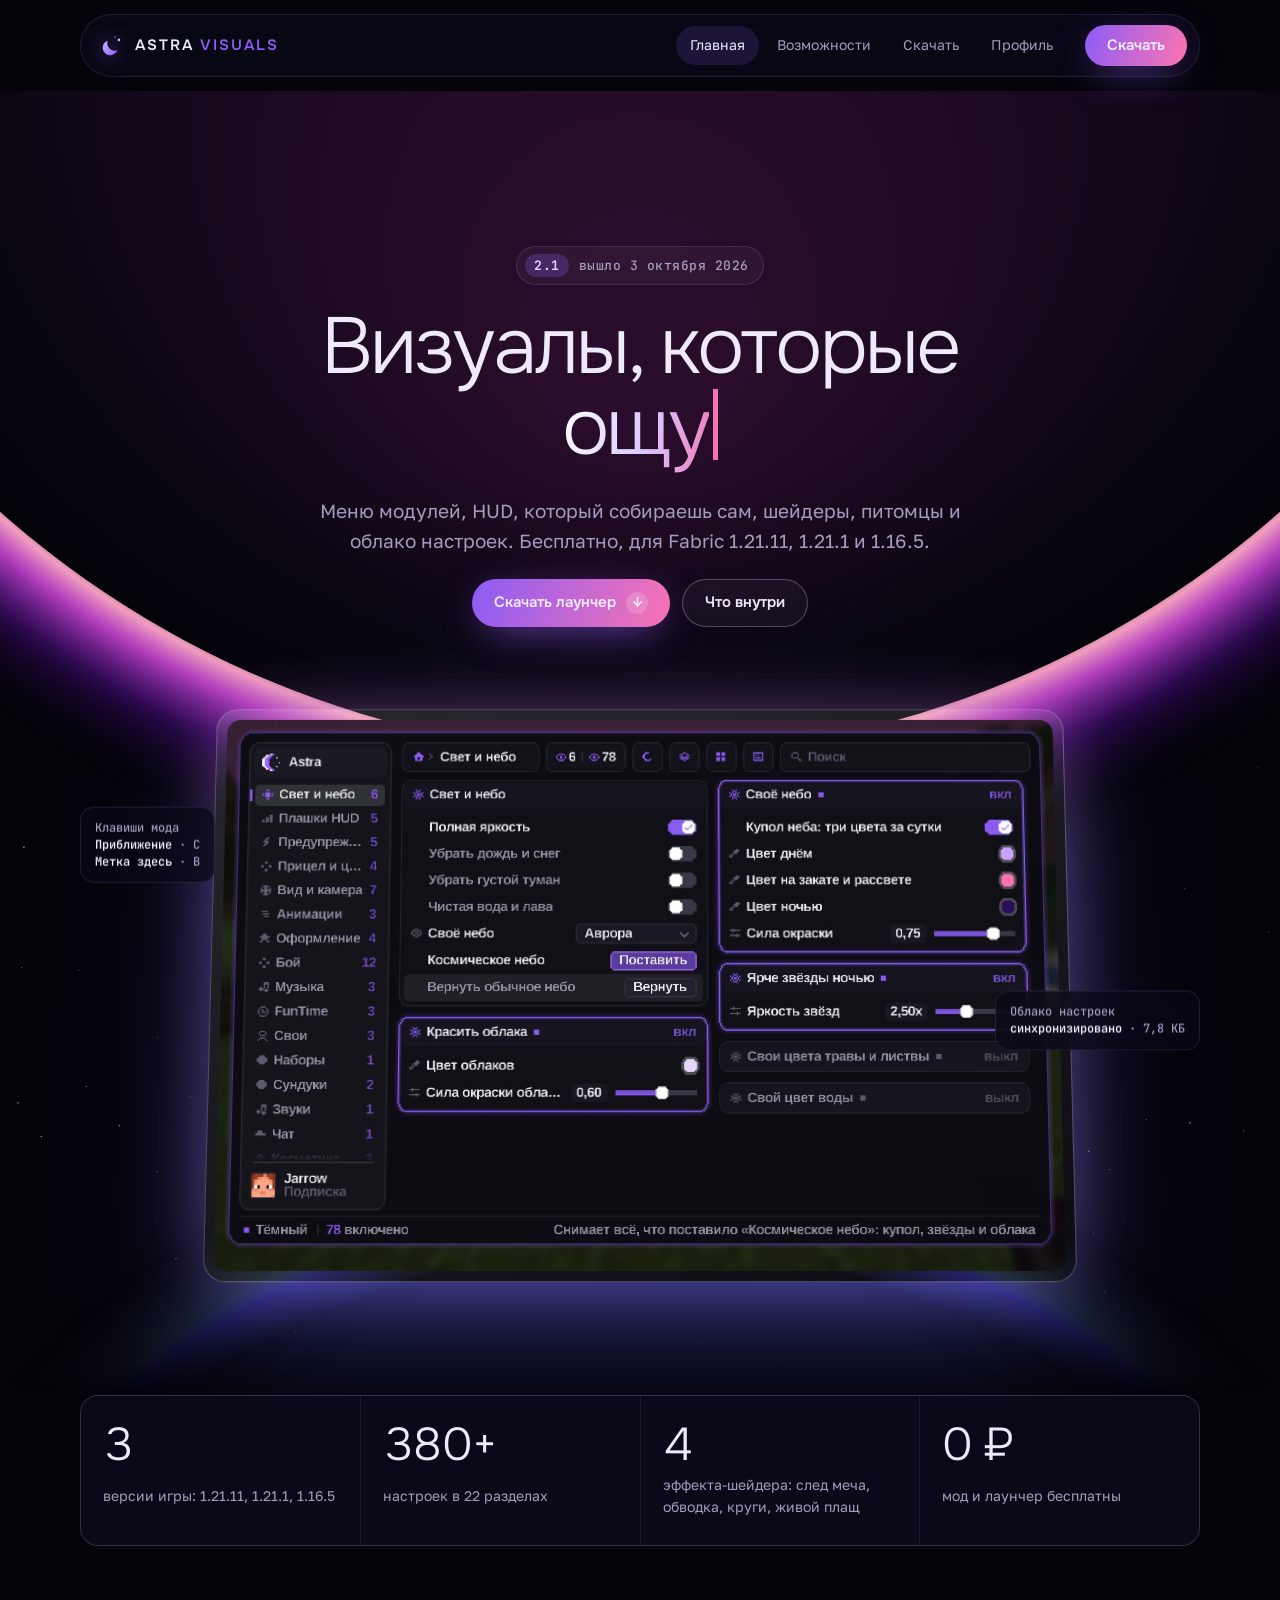
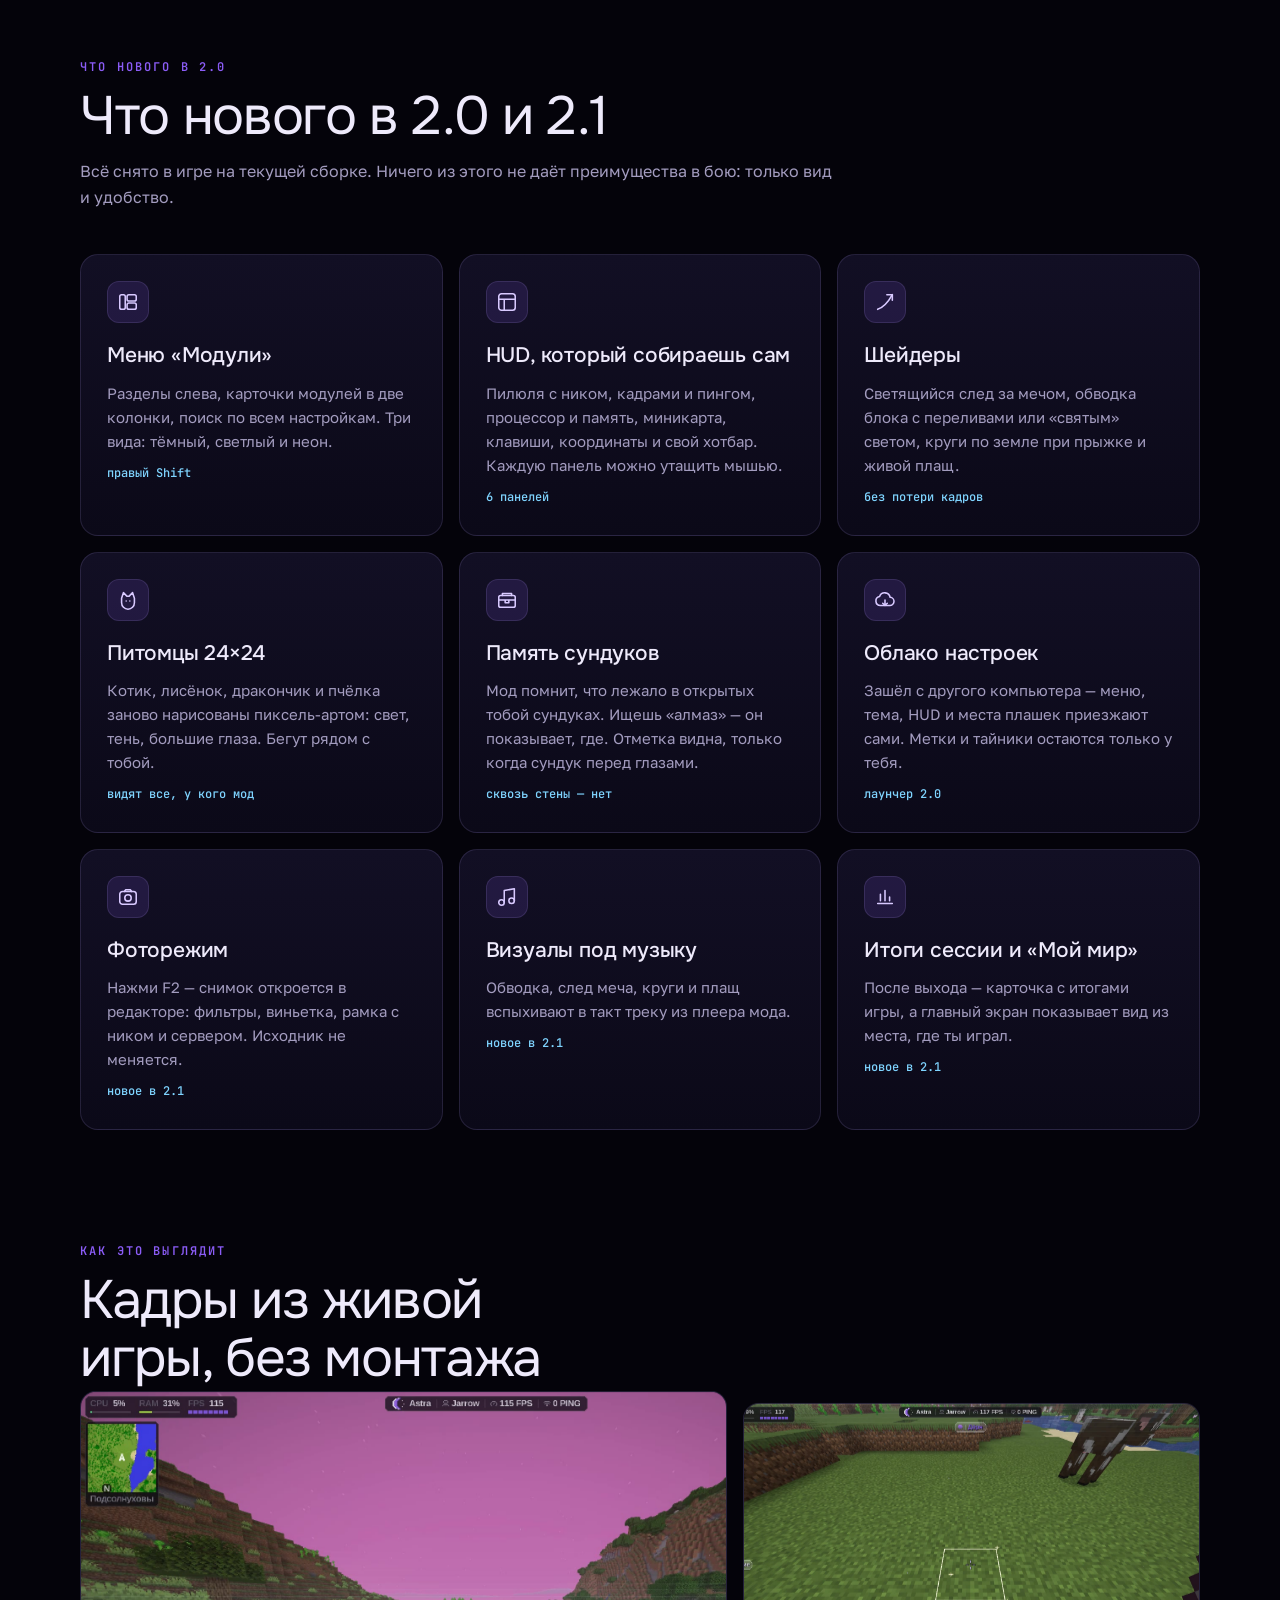
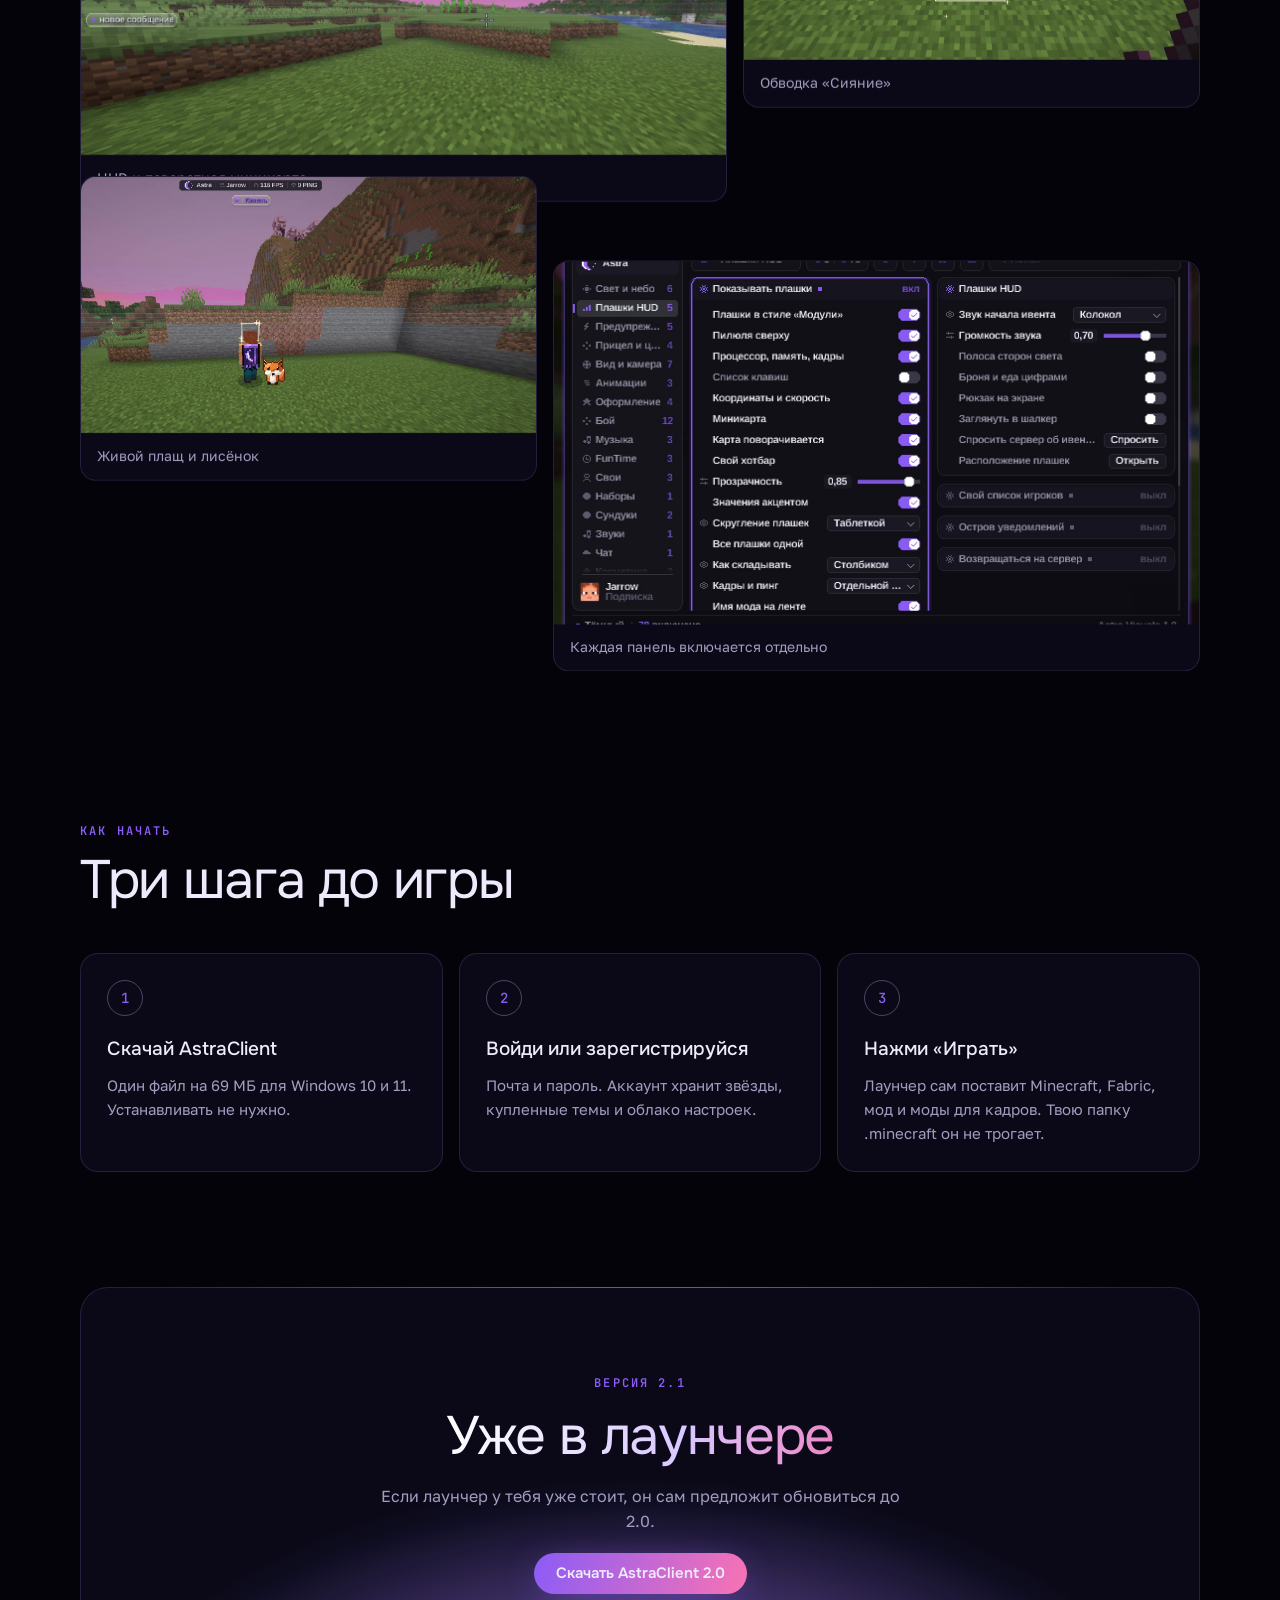
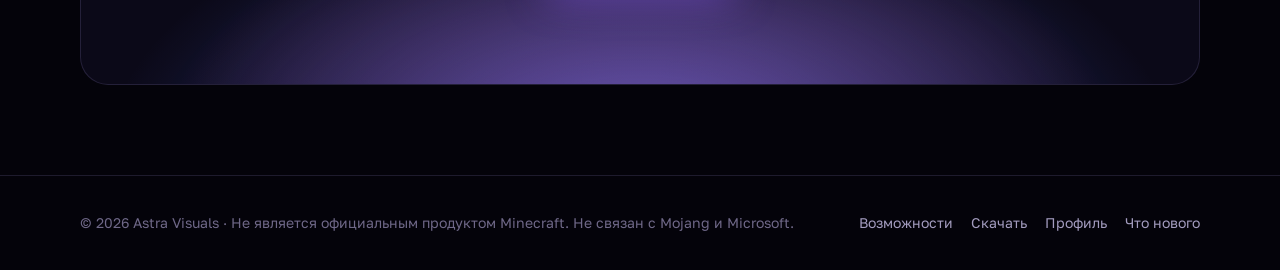
<file: index.html>
<!doctype html>
<html lang="ru">
<head>
<meta charset="utf-8">
<meta name="viewport" content="width=device-width, initial-scale=1, viewport-fit=cover">
<title>Astra Visuals — визуалы для Minecraft</title>
<meta name="description" content="Бесплатные визуалы для Minecraft: меню модулей, HUD, шейдеры, питомцы и облако настроек. Fabric 1.21.11, 1.21.1 и 1.16.5.">
<meta property="og:title" content="Astra Visuals — визуалы для Minecraft">
<meta property="og:description" content="Бесплатные визуалы для Minecraft: меню модулей, HUD, шейдеры, питомцы и облако настроек. Fabric 1.21.11, 1.21.1 и 1.16.5.">
<link rel="icon" href="v2/moon.svg" type="image/svg+xml">
<link rel="preconnect" href="https://fonts.googleapis.com">
<link rel="preconnect" href="https://fonts.gstatic.com" crossorigin>
<link rel="stylesheet" href="https://fonts.googleapis.com/css2?family=Golos+Text:wght@400;500;600&amp;family=JetBrains+Mono:wght@400;500;600&amp;family=Onest:wght@300;400;500;600&amp;display=swap">
<link rel="stylesheet" href="v2/site.css">
</head>
<body>
<header class="nav"><div class="wrap"><div class="nav-in">
<a class="brand" href="index.html"><svg viewBox="0 0 32 32" aria-hidden="true"><defs><linearGradient id="mg" x1="0" y1="0" x2="1" y2="1"><stop offset="0" stop-color="#c9b6ff"/><stop offset="1" stop-color="#8b5cf6"/></linearGradient></defs><path d="M22.5 21.2A9.2 9.2 0 0 1 10.8 9.5a9.2 9.2 0 1 0 11.7 11.7Z" fill="url(#mg)"/><circle cx="24.5" cy="8.5" r="1.6" fill="#c9b6ff"/><circle cx="20" cy="5" r="1" fill="#c9b6ff" opacity=".7"/></svg><span>ASTRA <b>VISUALS</b></span></a>
<nav class="nav-links" aria-label="Разделы"><a href="index.html" aria-current="page">Главная</a><a href="features.html">Возможности</a><a href="download.html">Скачать</a><a href="profile.html">Профиль</a></nav>
<a class="btn btn-main" href="download.html">Скачать</a>
</div></div></header>
<main>
<section class="hero">
<canvas class="eclipse" aria-hidden="true"></canvas>
<div class="wrap">
<div class="hero-text">
<span class="eyebrow reveal"><b>2.1</b> вышло 3 октября 2026</span>
<h1 data-type="Визуалы, которые|ощущаются как космос">Визуалы, которые<br>ощущаются как космос</h1>
<p class="lead reveal" data-delay="200">Меню модулей, HUD, который собираешь сам, шейдеры, питомцы и облако настроек. Бесплатно, для Fabric 1.21.11, 1.21.1 и 1.16.5.</p>
<div class="hero-cta reveal" data-delay="350">
<a class="btn btn-main" href="download.html">Скачать лаунчер <span class="dot" aria-hidden="true">↓</span></a>
<a class="btn" href="features.html">Что внутри</a>
</div>
</div>
<div class="stage">
<div class="float left" data-speed="0.9">
<div>Клавиши мода</div>
<div><b>Приближение</b> · C</div>
<div><b>Метка здесь</b> · B</div>
</div>
<div class="device" data-tilt>
<img src="v2/shots/menu.jpg" alt="Меню «Модули» в игре: разделы слева, карточки модулей с переключателями и ползунками" width="1300" height="860">
</div>
<div class="float right" data-speed="1.3">
<div>Облако настроек</div>
<div><b>синхронизировано</b> · 7,8 КБ</div>
</div>
</div>
</div>
</section>

<section class="wrap">
<div class="stats reveal">
<div><strong>3</strong><span>версии игры: 1.21.11, 1.21.1, 1.16.5</span></div>
<div><strong>380+</strong><span>настроек в 22 разделах</span></div>
<div><strong>4</strong><span>эффекта-шейдера: след меча, обводка, круги, живой плащ</span></div>
<div><strong>0 ₽</strong><span>мод и лаунчер бесплатны</span></div>
</div>
</section>

<section class="band"><div class="wrap">
<div class="head reveal">
<span class="kicker">Что нового в 2.0</span>
<h2 class="h2">Что нового в 2.0 и 2.1</h2>
<p>Всё снято в игре на текущей сборке. Ничего из этого не даёт преимущества в бою: только вид и удобство.</p>
</div>
<div class="cards">
<article class="card reveal"><div class="ico"><svg viewBox="0 0 24 24"><rect x="3" y="4" width="6" height="16" rx="2"/><rect x="11" y="4" width="10" height="7" rx="2"/><rect x="11" y="13" width="10" height="7" rx="2"/></svg></div>
<h3>Меню «Модули»</h3><p>Разделы слева, карточки модулей в две колонки, поиск по всем настройкам. Три вида: тёмный, светлый и неон.</p><span class="tag">правый Shift</span></article>
<article class="card reveal" data-delay="80"><div class="ico"><svg viewBox="0 0 24 24"><rect x="3" y="3" width="18" height="18" rx="3"/><path d="M3 9h18M9 21V9"/></svg></div>
<h3>HUD, который собираешь сам</h3><p>Пилюля с ником, кадрами и пингом, процессор и память, миникарта, клавиши, координаты и свой хотбар. Каждую панель можно утащить мышью.</p><span class="tag">6 панелей</span></article>
<article class="card reveal" data-delay="160"><div class="ico"><svg viewBox="0 0 24 24"><path d="M4 20c6-2 11-7 16-16"/><path d="M14 4h6v6"/></svg></div>
<h3>Шейдеры</h3><p>Светящийся след за мечом, обводка блока с переливами или «святым» светом, круги по земле при прыжке и живой плащ.</p><span class="tag">без потери кадров</span></article>
<article class="card reveal"><div class="ico"><svg viewBox="0 0 24 24"><path d="M5 10l2-6 4 4h2l4-4 2 6v5a7 7 0 0 1-14 0z"/><path d="M10 13h.01M14 13h.01"/></svg></div>
<h3>Питомцы 24×24</h3><p>Котик, лисёнок, дракончик и пчёлка заново нарисованы пиксель-артом: свет, тень, большие глаза. Бегут рядом с тобой.</p><span class="tag">видят все, у кого мод</span></article>
<article class="card reveal" data-delay="80"><div class="ico"><svg viewBox="0 0 24 24"><rect x="3" y="7" width="18" height="13" rx="2"/><path d="M3 12h18M10 12v3h4v-3M7 7V5h10v2"/></svg></div>
<h3>Память сундуков</h3><p>Мод помнит, что лежало в открытых тобой сундуках. Ищешь «алмаз» — он показывает, где. Отметка видна, только когда сундук перед глазами.</p><span class="tag">сквозь стены — нет</span></article>
<article class="card reveal" data-delay="160"><div class="ico"><svg viewBox="0 0 24 24"><path d="M7 18a5 5 0 0 1-.9-9.9A6 6 0 0 1 17.6 9 4.5 4.5 0 0 1 17 18z"/><path d="M12 12v6M9.5 15.5L12 18l2.5-2.5"/></svg></div>
<h3>Облако настроек</h3><p>Зашёл с другого компьютера — меню, тема, HUD и места плашек приезжают сами. Метки и тайники остаются только у тебя.</p><span class="tag">лаунчер 2.0</span></article>
<article class="card reveal"><div class="ico"><svg viewBox="0 0 24 24"><rect x="3" y="6" width="18" height="14" rx="3"/><circle cx="12" cy="13" r="3.5"/><path d="M8 6l1.5-2h5L16 6"/></svg></div>
<h3>Фоторежим</h3><p>Нажми F2 — снимок откроется в редакторе: фильтры, виньетка, рамка с ником и сервером. Исходник не меняется.</p><span class="tag">новое в 2.1</span></article>
<article class="card reveal" data-delay="80"><div class="ico"><svg viewBox="0 0 24 24"><path d="M9 18V5l11-2v13"/><circle cx="6" cy="18" r="3"/><circle cx="17" cy="16" r="3"/></svg></div>
<h3>Визуалы под музыку</h3><p>Обводка, след меча, круги и плащ вспыхивают в такт треку из плеера мода.</p><span class="tag">новое в 2.1</span></article>
<article class="card reveal" data-delay="160"><div class="ico"><svg viewBox="0 0 24 24"><path d="M4 19h16M7 16V9M12 16V5M17 16v-4"/></svg></div>
<h3>Итоги сессии и «Мой мир»</h3><p>После выхода — карточка с итогами игры, а главный экран показывает вид из места, где ты играл.</p><span class="tag">новое в 2.1</span></article>
</div>
</div></section>

<section class="band" style="padding-top:0"><div class="wrap">
<div class="head reveal">
<span class="kicker">Как это выглядит</span>
<h2 class="h2">Кадры из живой игры, без монтажа</h2>
</div>
<div class="gallery">
<figure class="shot g1 reveal" data-speed="0.25"><img src="v2/shots/hud.jpg" alt="HUD «Модули»: пилюля сверху, процессор и память, миникарта" loading="lazy"><figcaption>HUD и поворотная миникарта</figcaption></figure>
<figure class="shot g2 reveal" data-speed="0.55"><img src="v2/shots/outline.jpg" alt="Золотая обводка блока с искрами в углах" loading="lazy"><figcaption>Обводка «Сияние»</figcaption></figure>
<figure class="shot g3 reveal" data-speed="0.45"><img src="v2/shots/pet.jpg" alt="Игрок в плаще со знаком-луной и лисёнок рядом" loading="lazy"><figcaption>Живой плащ и лисёнок</figcaption></figure>
<figure class="shot g4 reveal" data-speed="0.2"><img src="v2/shots/menu2.jpg" alt="Раздел «Плашки HUD» в меню «Модули»" loading="lazy"><figcaption>Каждая панель включается отдельно</figcaption></figure>
</div>
</div></section>

<section class="band" style="padding-top:0"><div class="wrap">
<div class="head reveal">
<span class="kicker">Как начать</span>
<h2 class="h2">Три шага до игры</h2>
</div>
<div class="steps">
<div class="step reveal"><h3>Скачай AstraClient</h3><p>Один файл на 69 МБ для Windows 10 и 11. Устанавливать не нужно.</p></div>
<div class="step reveal" data-delay="100"><h3>Войди или зарегистрируйся</h3><p>Почта и пароль. Аккаунт хранит звёзды, купленные темы и облако настроек.</p></div>
<div class="step reveal" data-delay="200"><h3>Нажми «Играть»</h3><p>Лаунчер сам поставит Minecraft, Fabric, мод и моды для кадров. Твою папку .minecraft он не трогает.</p></div>
</div>
</div></section>

<section class="wrap" style="padding-bottom:90px">
<div class="cta reveal">
<span class="kicker">Версия 2.1</span>
<h2 class="h2"><span class="shine">Уже в лаунчере</span></h2>
<p>Если лаунчер у тебя уже стоит, он сам предложит обновиться до 2.0.</p>
<a class="btn btn-main" href="download.html">Скачать AstraClient 2.0</a>
</div>
</section>
</main>
<footer><div class="wrap foot">
<div>© 2026 Astra Visuals · Не является официальным продуктом Minecraft. Не связан с Mojang и Microsoft.</div>
<nav aria-label="Внизу"><a href="features.html">Возможности</a><a href="download.html">Скачать</a><a href="profile.html">Профиль</a><a href="changes/">Что нового</a></nav>
</div></footer>
<script src="v2/site.js"></script>
</body>
</html>
</file>
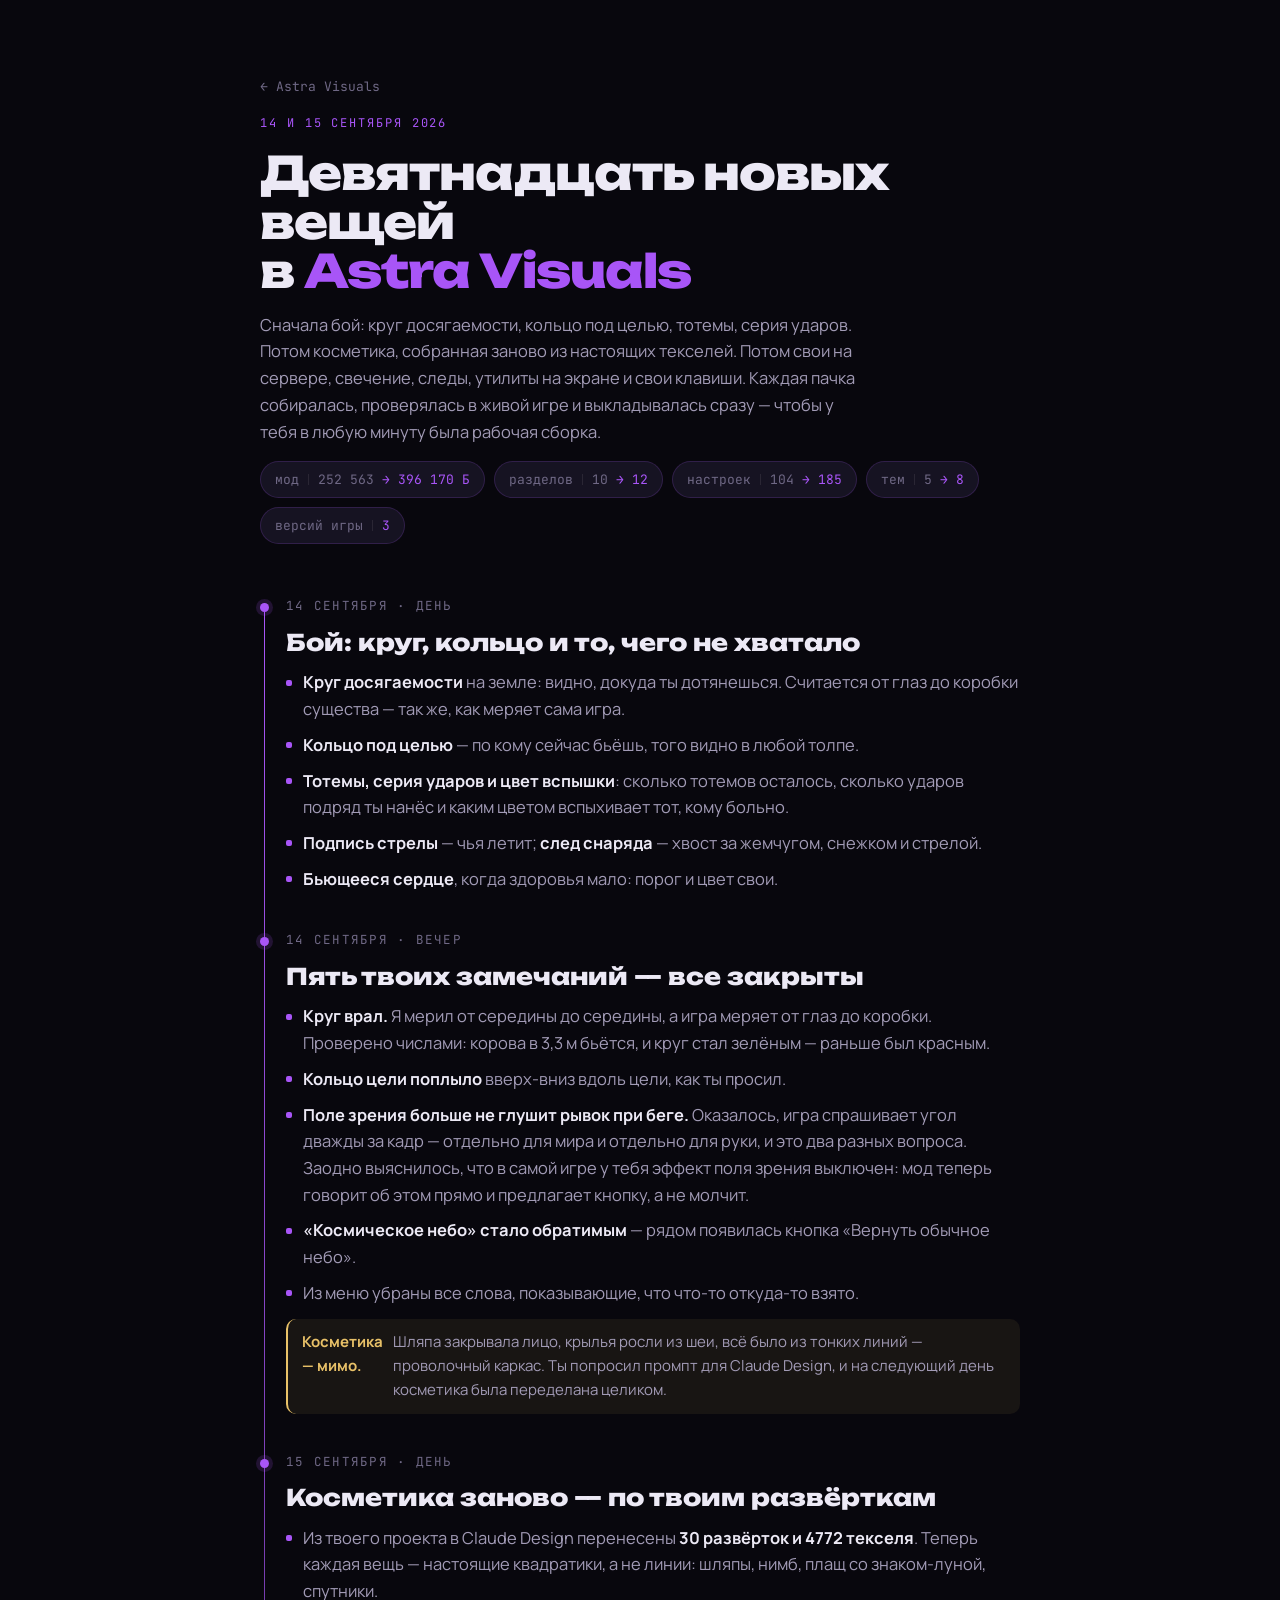
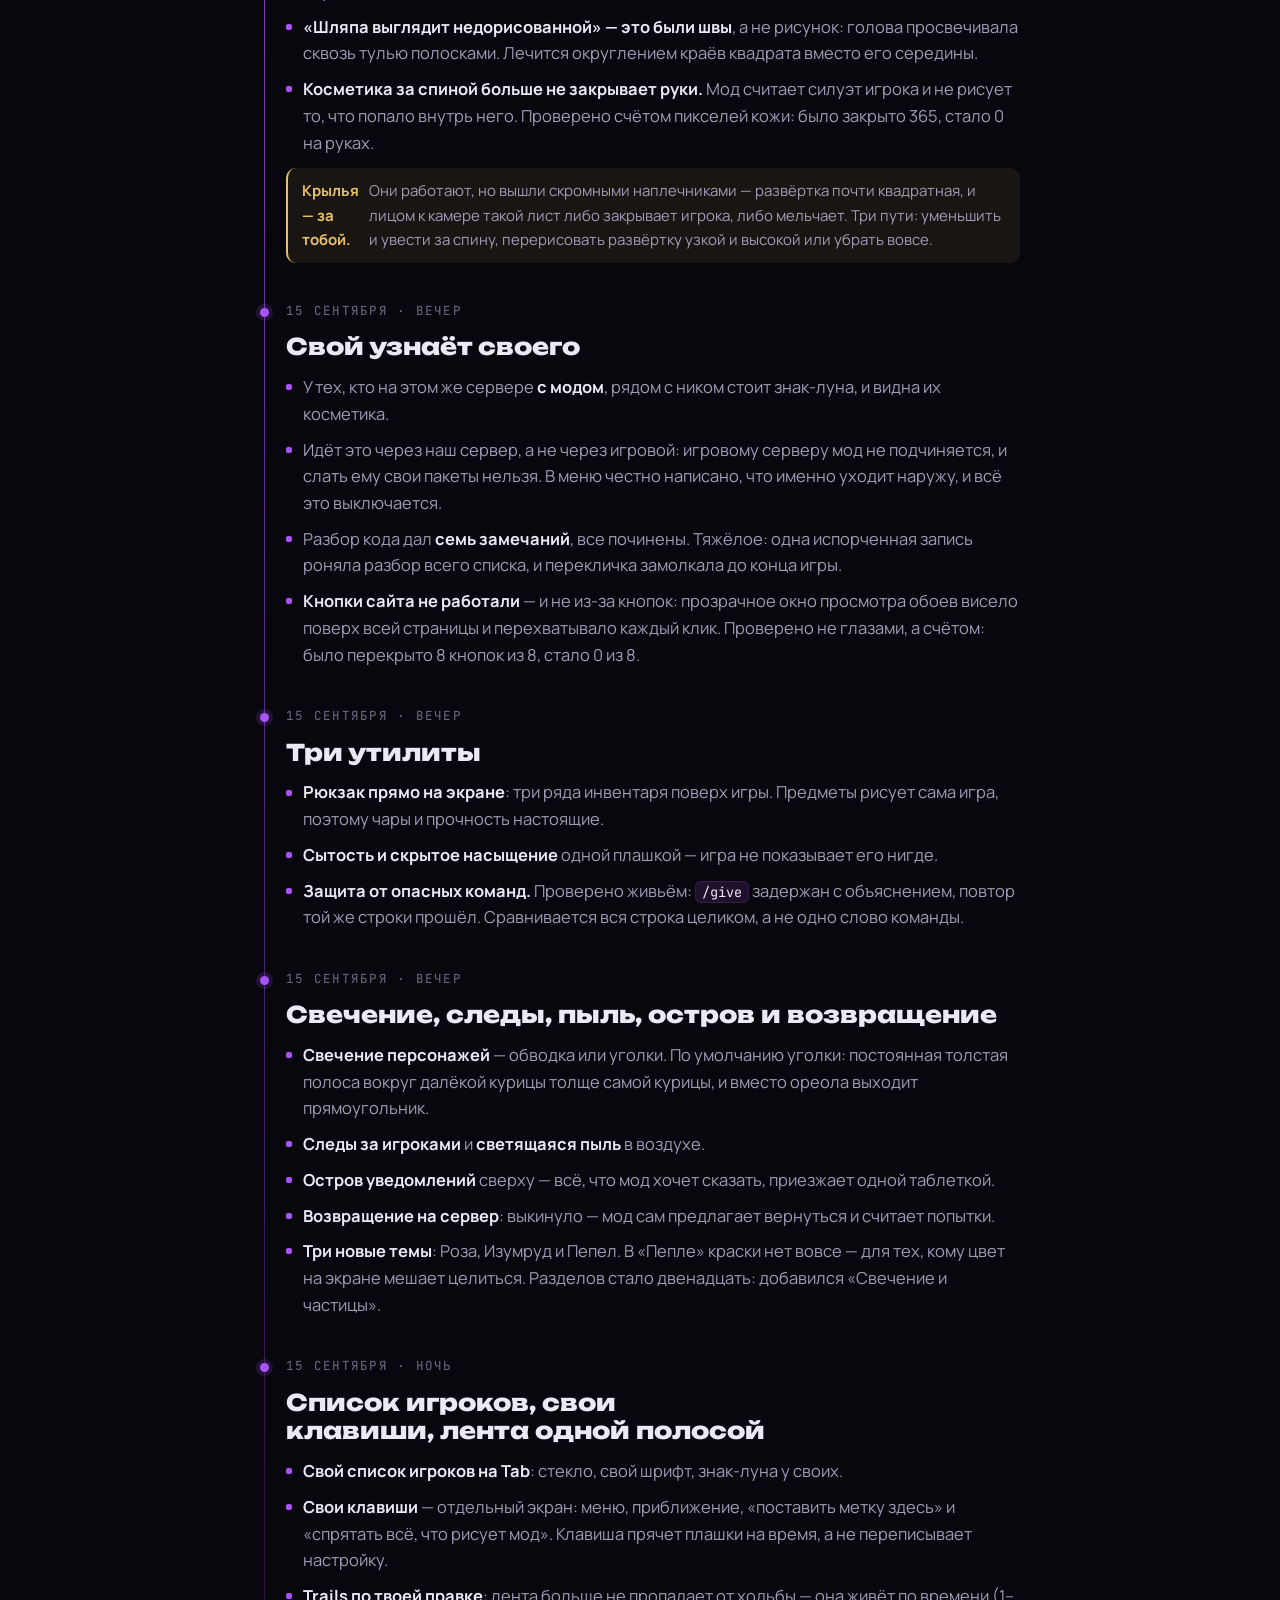
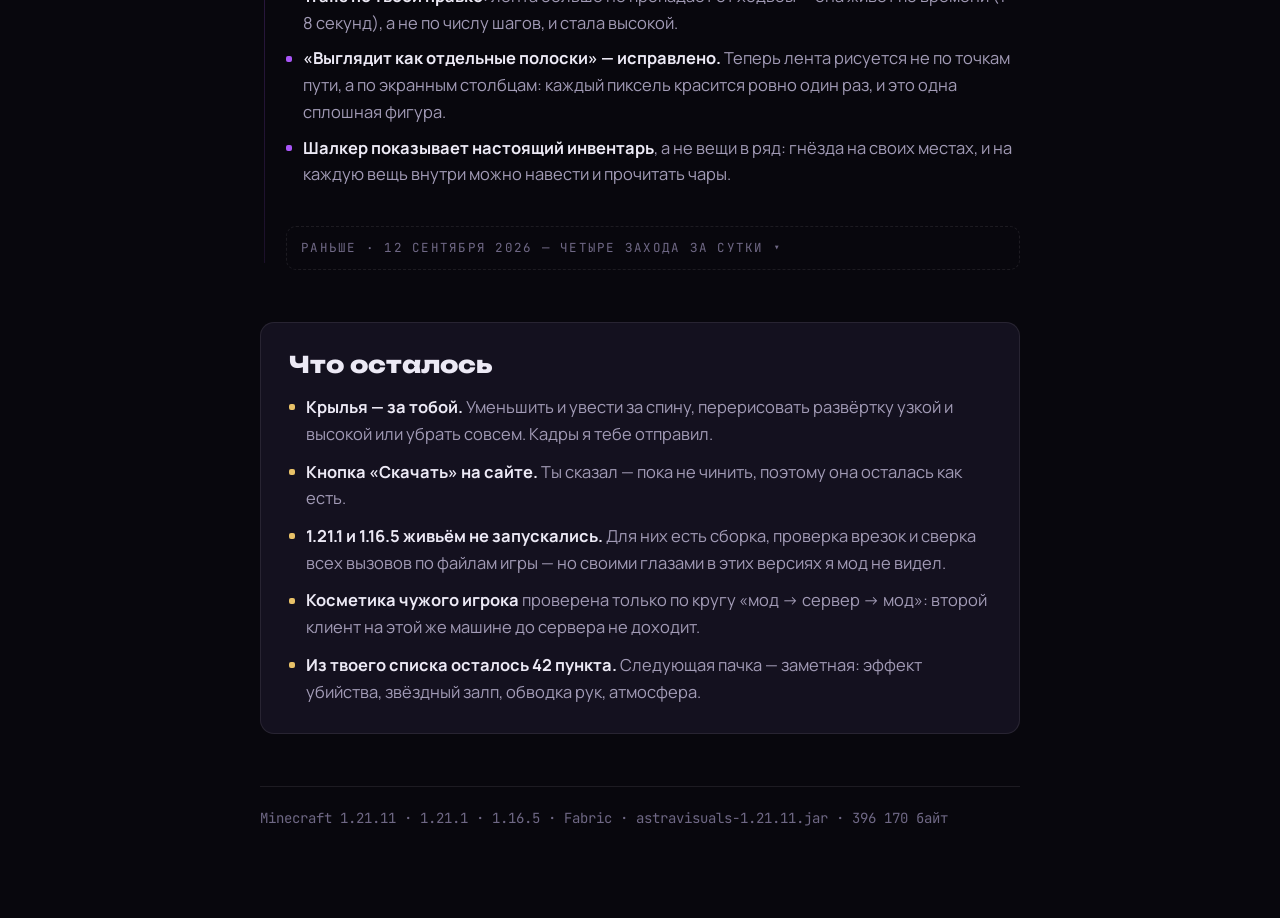
<file: changes/index.html>
<!doctype html>
<html lang="ru">
<head>
<meta charset="utf-8">
<meta name="viewport" content="width=device-width, initial-scale=1">
<meta name="description" content="Что появилось в моде Astra Visuals 14 и 15 сентября 2026 года: бой, косметика, свои на сервере, свечение и утилиты на экране.">
<meta property="og:title" content="Что нового в Astra Visuals">
<meta property="og:description" content="Что появилось в моде Astra Visuals 14 и 15 сентября 2026 года: бой, косметика, свои на сервере, свечение и утилиты на экране.">
<meta property="og:type" content="website">
<title>Что нового в Astra Visuals</title>
<link rel="preconnect" href="https://fonts.googleapis.com">
<link rel="preconnect" href="https://fonts.gstatic.com" crossorigin>
<link rel="stylesheet" href="https://fonts.googleapis.com/css2?family=Unbounded:wght@600;800&family=Manrope:wght@400;500;700&family=JetBrains+Mono:wght@400;500&display=swap">

<style>
  /* Мод фиолетово-чёрный, и страница живёт в том же одном тёмном мире —
     как и его сайт. Поэтому фон и все краски заданы явно, без второй темы. */
  :root {
    --ground:   #08070d;
    --surface:  #14111f;
    --raise:    #1b1729;
    --line:     rgba(168, 85, 247, .18);
    --hair:     rgba(236, 233, 245, .09);
    --text:     #ece9f5;
    --muted:    #a29bb6;
    --dim:      #6f6885;
    --accent:   #a855f7;
    --deep:     #6d3cd6;
    --done:     #7dd87d;
    --wait:     #e8c168;

    --display: "Unbounded", "Trebuchet MS", sans-serif;
    --body:    "Manrope", "Segoe UI", system-ui, sans-serif;
    --mono:    "JetBrains Mono", ui-monospace, Consolas, monospace;
  }

  * { box-sizing: border-box; }

  body {
    margin: 0;
    padding-block: clamp(40px, 7vw, 76px) clamp(48px, 8vw, 88px);
    padding-inline: 20px;
    background: var(--ground);
    background-image: radial-gradient(900px 420px at 50% -8%, rgba(109, 60, 214, .30), transparent 70%);
    color: var(--text);
    font-family: var(--body);
    font-size: 16.5px;
    line-height: 1.62;
    -webkit-font-smoothing: antialiased;
  }

  .page {
    width: 100%;
    max-width: 760px;
    margin-inline: auto;
    display: flex;
    flex-direction: column;
    gap: clamp(34px, 5vw, 52px);
  }

  h1, h2, h3 { font-family: var(--display); margin: 0; text-wrap: balance; }

  h1 {
    font-weight: 800;
    font-size: clamp(30px, 5.6vw, 46px);
    line-height: 1.06;
    letter-spacing: -.02em;
  }

  h1 b { color: var(--accent); font-weight: 800; }

  h2 { font-weight: 800; font-size: clamp(19px, 2.6vw, 23px); line-height: 1.25; }

  p { margin: 0; }

  .eyebrow {
    font-family: var(--mono);
    font-size: 12px;
    letter-spacing: .16em;
    text-transform: uppercase;
    color: var(--accent);
  }

  /* ===== Шапка ===== */
  .head { display: flex; flex-direction: column; gap: 16px; }

  .head p { color: var(--muted); max-width: 60ch; }

  .back {
    font-family: var(--mono);
    font-size: 13px;
    color: var(--dim);
    text-decoration: none;
    border-bottom: 1px solid transparent;
    align-self: flex-start;
  }

  .back:hover { color: var(--accent); border-bottom-color: var(--line); }

  /* ===== Прошлые дни: свёрнуты, чтобы новое было сверху ===== */
  .older { position: relative; }

  .older > summary {
    cursor: pointer;
    list-style: none;
    font-family: var(--mono);
    font-size: 12.5px;
    letter-spacing: .1em;
    text-transform: uppercase;
    color: var(--dim);
    padding: 11px 14px;
    border-radius: 10px;
    border: 1px dashed var(--hair);
  }

  .older > summary::-webkit-details-marker { display: none; }
  .older > summary:hover { color: var(--accent); border-color: var(--line); }
  .older > summary::after { content: " ▾"; }
  .older[open] > summary::after { content: " ▴"; }

  .older[open] > summary { margin-bottom: clamp(26px, 4vw, 38px); }

  .older .run + .run { margin-top: clamp(26px, 4vw, 38px); }

  /* ===== Плашки: ровно те, что мод рисует в игре ===== */
  .plates { display: flex; flex-wrap: wrap; gap: 9px; }

  .plate {
    display: inline-flex;
    align-items: center;
    gap: 9px;
    padding: 7px 14px;
    border-radius: 999px;
    background: rgba(27, 23, 41, .8);
    border: 1px solid var(--line);
    font-family: var(--mono);
    font-size: 13px;
    font-variant-numeric: tabular-nums;
    white-space: nowrap;
  }

  .plate .k { color: var(--dim); }
  .plate .k::after { content: ""; display: inline-block; width: 1px; height: 11px; margin-left: 9px; background: var(--hair); vertical-align: -1px; }
  .plate .v { color: var(--accent); }
  .plate .v .was { color: var(--dim); }

  /* ===== Лента заходов ===== */
  .runs {
    display: flex;
    flex-direction: column;
    gap: clamp(26px, 4vw, 38px);
    position: relative;
    padding-left: 26px;
  }

  .runs::before {
    content: "";
    position: absolute;
    left: 4px;
    top: 7px;
    bottom: 7px;
    width: 1px;
    background: linear-gradient(180deg, var(--accent), rgba(168, 85, 247, .12));
  }

  .run { position: relative; display: flex; flex-direction: column; gap: 12px; }

  .run::before {
    content: "";
    position: absolute;
    left: -26px;
    top: 7px;
    width: 9px;
    height: 9px;
    border-radius: 50%;
    background: var(--accent);
    box-shadow: 0 0 0 4px rgba(168, 85, 247, .16);
  }

  .run.cut::before { background: var(--wait); box-shadow: 0 0 0 4px rgba(232, 193, 104, .16); }

  .when {
    font-family: var(--mono);
    font-size: 12.5px;
    letter-spacing: .1em;
    text-transform: uppercase;
    color: var(--dim);
  }

  .run ul {
    margin: 0;
    padding: 0;
    list-style: none;
    display: flex;
    flex-direction: column;
    gap: 9px;
    color: var(--muted);
  }

  .run li { position: relative; padding-left: 17px; }

  .run li::before {
    content: "";
    position: absolute;
    left: 0;
    top: .62em;
    width: 6px;
    height: 6px;
    border-radius: 2px;
    background: var(--accent);
  }

  .run li b { color: var(--text); font-weight: 700; }

  code {
    font-family: var(--mono);
    font-size: 13.5px;
    background: rgba(168, 85, 247, .13);
    border: 1px solid var(--line);
    border-radius: 6px;
    padding: 1px 6px;
    color: var(--text);
    white-space: nowrap;
  }

  /* Пометка у оборванного захода — единственное место с жёлтым */
  .note {
    display: flex;
    gap: 10px;
    align-items: baseline;
    padding: 11px 14px;
    border-radius: 10px;
    background: rgba(232, 193, 104, .07);
    border-left: 2px solid var(--wait);
    color: var(--muted);
    font-size: 15px;
  }

  .note b { color: var(--wait); font-weight: 700; }

  /* ===== Что осталось ===== */
  .rest {
    display: flex;
    flex-direction: column;
    gap: 14px;
    padding: clamp(20px, 3vw, 28px);
    border-radius: 14px;
    background: var(--surface);
    border: 1px solid var(--hair);
  }

  .rest ul { margin: 0; padding: 0; list-style: none; display: flex; flex-direction: column; gap: 11px; color: var(--muted); }
  .rest li { position: relative; padding-left: 17px; }
  .rest li::before { content: ""; position: absolute; left: 0; top: .62em; width: 6px; height: 6px; border-radius: 2px; background: var(--wait); }
  .rest li b { color: var(--text); font-weight: 700; }

  footer {
    color: var(--dim);
    font-size: 14px;
    font-family: var(--mono);
    border-top: 1px solid var(--hair);
    padding-top: 20px;
  }

  @media (max-width: 430px) {
    .runs { padding-left: 22px; }
    .run::before { left: -22px; }
  }

  @media (prefers-reduced-motion: reduce) {
    * { animation: none !important; transition: none !important; }
  }
</style>

</head>
<body>
<div class="page">

  <header class="head">
    <a class="back" href="../">← Astra Visuals</a>
    <span class="eyebrow">14 и 15 сентября 2026</span>
    <h1>Девятнадцать новых вещей<br>в <b>Astra Visuals</b></h1>
    <p>Сначала бой: круг досягаемости, кольцо под целью, тотемы, серия ударов. Потом косметика,
      собранная заново из настоящих текселей. Потом свои на сервере, свечение, следы, утилиты на экране
      и свои клавиши. Каждая пачка собиралась, проверялась в живой игре и выкладывалась сразу —
      чтобы у тебя в любую минуту была рабочая сборка.</p>
    <div class="plates">
      <span class="plate"><span class="k">мод</span><span class="v"><span class="was">252 563</span> → 396 170 Б</span></span>
      <span class="plate"><span class="k">разделов</span><span class="v"><span class="was">10</span> → 12</span></span>
      <span class="plate"><span class="k">настроек</span><span class="v"><span class="was">104</span> → 185</span></span>
      <span class="plate"><span class="k">тем</span><span class="v"><span class="was">5</span> → 8</span></span>
      <span class="plate"><span class="k">версий игры</span><span class="v">3</span></span>
    </div>
  </header>

  <div class="runs">

    <section class="run">
      <span class="when">14 сентября · день</span>
      <h2>Бой: круг, кольцо и то, чего не хватало</h2>
      <ul>
        <li><b>Круг досягаемости</b> на земле: видно, докуда ты дотянешься. Считается от глаз до коробки
          существа — так же, как меряет сама игра.</li>
        <li><b>Кольцо под целью</b> — по кому сейчас бьёшь, того видно в любой толпе.</li>
        <li><b>Тотемы, серия ударов и цвет вспышки</b>: сколько тотемов осталось, сколько ударов подряд ты
          нанёс и каким цветом вспыхивает тот, кому больно.</li>
        <li><b>Подпись стрелы</b> — чья летит; <b>след снаряда</b> — хвост за жемчугом, снежком и стрелой.</li>
        <li><b>Бьющееся сердце</b>, когда здоровья мало: порог и цвет свои.</li>
      </ul>
    </section>

    <section class="run">
      <span class="when">14 сентября · вечер</span>
      <h2>Пять твоих замечаний — все закрыты</h2>
      <ul>
        <li><b>Круг врал.</b> Я мерил от середины до середины, а игра меряет от глаз до коробки. Проверено
          числами: корова в 3,3 м бьётся, и круг стал зелёным — раньше был красным.</li>
        <li><b>Кольцо цели поплыло</b> вверх-вниз вдоль цели, как ты просил.</li>
        <li><b>Поле зрения больше не глушит рывок при беге.</b> Оказалось, игра спрашивает угол дважды за
          кадр — отдельно для мира и отдельно для руки, и это два разных вопроса. Заодно выяснилось, что
          в самой игре у тебя эффект поля зрения выключен: мод теперь говорит об этом прямо и предлагает
          кнопку, а не молчит.</li>
        <li><b>«Космическое небо» стало обратимым</b> — рядом появилась кнопка «Вернуть обычное небо».</li>
        <li>Из меню убраны все слова, показывающие, что что-то откуда-то взято.</li>
      </ul>
      <div class="note"><b>Косметика — мимо.</b>
        <span>Шляпа закрывала лицо, крылья росли из шеи, всё было из тонких линий — проволочный каркас.
          Ты попросил промпт для Claude Design, и на следующий день косметика была переделана целиком.</span></div>
    </section>

    <section class="run">
      <span class="when">15 сентября · день</span>
      <h2>Косметика заново — по твоим развёрткам</h2>
      <ul>
        <li>Из твоего проекта в Claude Design перенесены <b>30 развёрток и 4772 текселя</b>. Теперь каждая
          вещь — настоящие квадратики, а не линии: шляпы, нимб, плащ со знаком-луной, спутники.</li>
        <li><b>«Шляпа выглядит недорисованной» — это были швы</b>, а не рисунок: голова просвечивала сквозь
          тулью полосками. Лечится округлением краёв квадрата вместо его середины.</li>
        <li><b>Косметика за спиной больше не закрывает руки.</b> Мод считает силуэт игрока и не рисует то,
          что попало внутрь него. Проверено счётом пикселей кожи: было закрыто 365, стало 0 на руках.</li>
      </ul>
      <div class="note"><b>Крылья — за тобой.</b>
        <span>Они работают, но вышли скромными наплечниками — развёртка почти квадратная, и лицом к камере
          такой лист либо закрывает игрока, либо мельчает. Три пути: уменьшить и увести за спину,
          перерисовать развёртку узкой и высокой или убрать вовсе.</span></div>
    </section>

    <section class="run">
      <span class="when">15 сентября · вечер</span>
      <h2>Свой узнаёт своего</h2>
      <ul>
        <li>У тех, кто на этом же сервере <b>с модом</b>, рядом с ником стоит знак-луна, и видна их косметика.</li>
        <li>Идёт это через наш сервер, а не через игровой: игровому серверу мод не подчиняется, и слать ему
          свои пакеты нельзя. В меню честно написано, что именно уходит наружу, и всё это выключается.</li>
        <li>Разбор кода дал <b>семь замечаний</b>, все починены. Тяжёлое: одна испорченная запись роняла
          разбор всего списка, и перекличка замолкала до конца игры.</li>
        <li><b>Кнопки сайта не работали</b> — и не из-за кнопок: прозрачное окно просмотра обоев висело
          поверх всей страницы и перехватывало каждый клик. Проверено не глазами, а счётом: было перекрыто
          8 кнопок из 8, стало 0 из 8.</li>
      </ul>
    </section>

    <section class="run">
      <span class="when">15 сентября · вечер</span>
      <h2>Три утилиты</h2>
      <ul>
        <li><b>Рюкзак прямо на экране</b>: три ряда инвентаря поверх игры. Предметы рисует сама игра,
          поэтому чары и прочность настоящие.</li>
        <li><b>Сытость и скрытое насыщение</b> одной плашкой — игра не показывает его нигде.</li>
        <li><b>Защита от опасных команд.</b> Проверено живьём: <code>/give</code> задержан с объяснением,
          повтор той же строки прошёл. Сравнивается вся строка целиком, а не одно слово команды.</li>
      </ul>
    </section>

    <section class="run">
      <span class="when">15 сентября · вечер</span>
      <h2>Свечение, следы, пыль, остров и возвращение</h2>
      <ul>
        <li><b>Свечение персонажей</b> — обводка или уголки. По умолчанию уголки: постоянная толстая полоса
          вокруг далёкой курицы толще самой курицы, и вместо ореола выходит прямоугольник.</li>
        <li><b>Следы за игроками</b> и <b>светящаяся пыль</b> в воздухе.</li>
        <li><b>Остров уведомлений</b> сверху — всё, что мод хочет сказать, приезжает одной таблеткой.</li>
        <li><b>Возвращение на сервер</b>: выкинуло — мод сам предлагает вернуться и считает попытки.</li>
        <li><b>Три новые темы</b>: Роза, Изумруд и Пепел. В «Пепле» краски нет вовсе — для тех, кому цвет
          на экране мешает целиться. Разделов стало двенадцать: добавился «Свечение и частицы».</li>
      </ul>
    </section>

    <section class="run">
      <span class="when">15 сентября · ночь</span>
      <h2>Список игроков, свои клавиши, лента одной полосой</h2>
      <ul>
        <li><b>Свой список игроков на Tab</b>: стекло, свой шрифт, знак-луна у своих.</li>
        <li><b>Свои клавиши</b> — отдельный экран: меню, приближение, «поставить метку здесь» и «спрятать
          всё, что рисует мод». Клавиша прячет плашки на время, а не переписывает настройку.</li>
        <li><b>Trails по твоей правке</b>: лента больше не пропадает от ходьбы — она живёт по времени
          (1–8 секунд), а не по числу шагов, и стала высокой.</li>
        <li><b>«Выглядит как отдельные полоски» — исправлено.</b> Теперь лента рисуется не по точкам пути,
          а по экранным столбцам: каждый пиксель красится ровно один раз, и это одна сплошная фигура.</li>
        <li><b>Шалкер показывает настоящий инвентарь</b>, а не вещи в ряд: гнёзда на своих местах, и на
          каждую вещь внутри можно навести и прочитать чары.</li>
      </ul>
    </section>

    <details class="older">
      <summary>Раньше · 12 сентября 2026 — четыре захода за сутки</summary>

    <section class="run">
      <span class="when">Утро · заход первый</span>
      <h2>Выбор шрифта в меню</h2>
      <ul>
        <li><b>Четыре шрифта</b> в разделе «Оформление», переключаются на лету: Обычный,
          Гладкий, Пиксельный и Консольный — «как в терминале», по твоей просьбе.</li>
        <li>Гладкий пришлось менять дважды: сначала Inter, потом Roboto — и это был <b>промах</b>,
          я взял шрифт лаунчера Nursultan, а не его меню в игре. Опознал по твоему кадру
          числами и поставил Arimo.</li>
        <li>«В консоли шрифт толще» — <b>ты был прав</b>, и дело оказалось не в шрифте:
          игра сама тоньшит буквы на 19 %. Вылечено весом, а не заменой.</li>
        <li>Попутно мод научился отдавать свои картинки и шрифты <b>без Fabric API</b> —
          иначе игра их просто не видела.</li>
      </ul>
    </section>

    <section class="run">
      <span class="when">День · заход второй</span>
      <h2>Первое напоминание об эффектах</h2>
      <ul>
        <li>Строка над хотбаром: настоящий значок эффекта, имя и счёт секунд — «Сила · 8 с».</li>
        <li>Цвет по срочности, мигание под конец, звук один раз на эффект, перетаскивание мышью.</li>
        <li>Отдельная плашка «Эффекты и время».</li>
      </ul>
      <div class="note"><b>Мимо.</b>
        <span>Ты имел в виду другое — плашку снизу справа с фразой целиком. Вечером переделал.</span></div>
    </section>

    <section class="run cut">
      <span class="when">Вечер · заход третий</span>
      <h2>Весь список идей, кроме шестой и восьмой</h2>
      <ul>
        <li><b>Предупреждение твоей фразой</b> снизу справа: «Осторожно! Зелье невидимости
          вот-вот закончится!» — со счётом секунд и звуком.</li>
        <li><b>Плашка всех эффектов</b> с временем до конца каждого; плохие названы красным.</li>
        <li><b>Броня вот-вот сломается</b> и <b>здоровье на исходе</b> — тем же способом,
          плюс красная кромка экрана.</li>
        <li><b>Полоски здоровья</b> над теми, кого видно, и <b>счёт боя</b>: нанёс, получил, ударов.</li>
        <li><b>Метки по координатам</b>: пишешь в чат <code>.gps 845 72 2338</code> — и видишь,
          сколько блоков осталось. Место смерти отмечается само.</li>
        <li>Два старых долга закрыты: надписи на ванильных кнопках следуют за шрифтом,
          и знак-луна встал в угол главного экрана.</li>
      </ul>
      <div class="note"><b>Заход оборвался на лимите.</b>
        <span>Мод был собран, но не поставлен тебе и не проверен целиком — у тебя в модах
          полдня лежала сборка от обеда.</span></div>
    </section>

    <section class="run">
      <span class="when">Ночь · заход четвёртый</span>
      <h2>Проверка, починка и выкладка</h2>
      <ul>
        <li>Всё вечернее <b>проверено в живой игре</b> по одному и поставлено тебе в моды.</li>
        <li>Разбор кода дал <b>девять замечаний</b> — все починены. Тяжёлое: предупреждение,
          лежащее на кнопке расстановки, нельзя было схватить, а попытка стирала всю расстановку.
          Я это видел своими глазами днём и <b>записал в плюс</b> — ошибка была в моей оценке,
          не в коде.</li>
        <li>Ещё из найденного: метка места смерти не слушала выключатель, своё сердце рисовалось
          вдвое мельче соседних значков, правый щелчок мыши переставлял плашки, а испорченная
          метка в файле уронила бы сохранение всех настроек.</li>
        <li>И один изъян нашёл сам: кнопка «Расставить как на видео» клала плашку эффектов
          прямо на часы.</li>
        <li><b>Сайт обновлён и выложен</b>: предупреждения, метки, шрифты, десять разделов.
          По ссылке до этого висел вид недельной давности.</li>
      </ul>
    </section>

    </details>

  </div>

  <section class="rest">
    <h2>Что осталось</h2>
    <ul>
      <li><b>Крылья — за тобой.</b> Уменьшить и увести за спину, перерисовать развёртку узкой и высокой
        или убрать совсем. Кадры я тебе отправил.</li>
      <li><b>Кнопка «Скачать» на сайте.</b> Ты сказал — пока не чинить, поэтому она осталась как есть.</li>
      <li><b>1.21.1 и 1.16.5 живьём не запускались.</b> Для них есть сборка, проверка врезок и сверка всех
        вызовов по файлам игры — но своими глазами в этих версиях я мод не видел.</li>
      <li><b>Косметика чужого игрока</b> проверена только по кругу «мод → сервер → мод»: второй клиент на
        этой же машине до сервера не доходит.</li>
      <li><b>Из твоего списка осталось 42 пункта.</b> Следующая пачка — заметная: эффект убийства,
        звёздный залп, обводка рук, атмосфера.</li>
    </ul>
  </section>

  <footer>Minecraft 1.21.11 · 1.21.1 · 1.16.5 · Fabric · astravisuals-1.21.11.jar · 396 170 байт</footer>

</div>
</body>
</html>
</file>
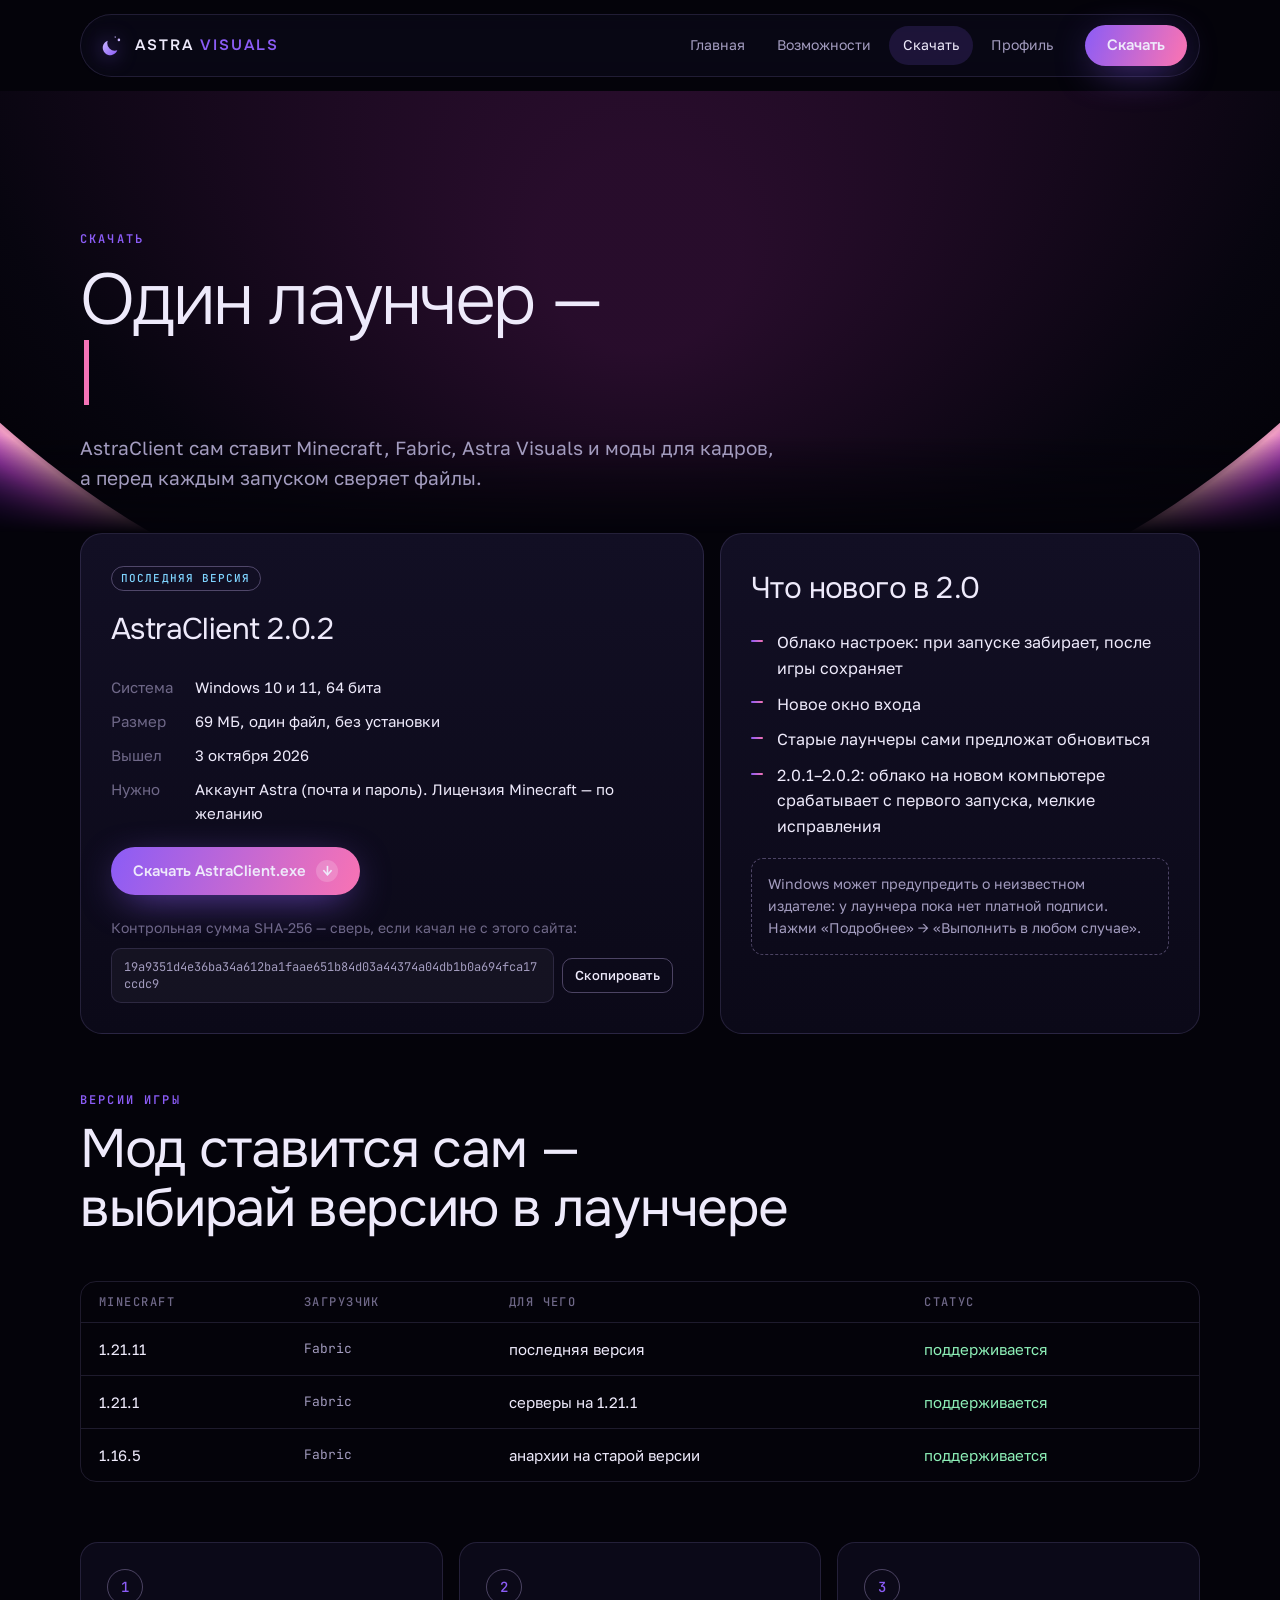
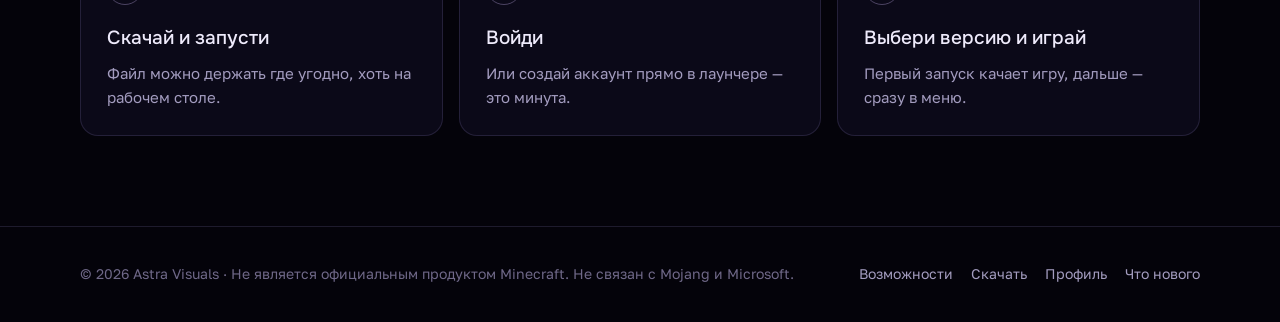
<file: download.html>
<!doctype html>
<html lang="ru">
<head>
<meta charset="utf-8">
<meta name="viewport" content="width=device-width, initial-scale=1, viewport-fit=cover">
<title>Скачать — Astra Visuals</title>
<meta name="description" content="AstraClient 2.0.2 для Windows: лаунчер сам ставит Minecraft, Fabric и Astra Visuals.">
<meta property="og:title" content="Скачать — Astra Visuals">
<meta property="og:description" content="AstraClient 2.0.2 для Windows: лаунчер сам ставит Minecraft, Fabric и Astra Visuals.">
<link rel="icon" href="v2/moon.svg" type="image/svg+xml">
<link rel="preconnect" href="https://fonts.googleapis.com">
<link rel="preconnect" href="https://fonts.gstatic.com" crossorigin>
<link rel="stylesheet" href="https://fonts.googleapis.com/css2?family=Golos+Text:wght@400;500;600&amp;family=JetBrains+Mono:wght@400;500;600&amp;family=Onest:wght@300;400;500;600&amp;display=swap">
<link rel="stylesheet" href="v2/site.css">
</head>
<body>
<header class="nav"><div class="wrap"><div class="nav-in">
<a class="brand" href="index.html"><svg viewBox="0 0 32 32" aria-hidden="true"><defs><linearGradient id="mg" x1="0" y1="0" x2="1" y2="1"><stop offset="0" stop-color="#c9b6ff"/><stop offset="1" stop-color="#8b5cf6"/></linearGradient></defs><path d="M22.5 21.2A9.2 9.2 0 0 1 10.8 9.5a9.2 9.2 0 1 0 11.7 11.7Z" fill="url(#mg)"/><circle cx="24.5" cy="8.5" r="1.6" fill="#c9b6ff"/><circle cx="20" cy="5" r="1" fill="#c9b6ff" opacity=".7"/></svg><span>ASTRA <b>VISUALS</b></span></a>
<nav class="nav-links" aria-label="Разделы"><a href="index.html">Главная</a><a href="features.html">Возможности</a><a href="download.html" aria-current="page">Скачать</a><a href="profile.html">Профиль</a></nav>
<a class="btn btn-main" href="download.html">Скачать</a>
</div></div></header>
<main>
<section class="hero" style="padding-bottom:0">
<canvas class="eclipse" data-mode="page" aria-hidden="true"></canvas>
<div class="wrap page-head">
<span class="kicker reveal">Скачать</span>
<h1 data-type="Один лаунчер —|и можно играть">Один лаунчер —<br>и можно играть</h1>
<p class="lead reveal" data-delay="200">AstraClient сам ставит Minecraft, Fabric, Astra Visuals и моды для кадров, а перед каждым запуском сверяет файлы.</p>
</div>
</section>

<section class="wrap" style="padding-bottom:60px">
<div class="dl">
<div class="panel reveal">
<span class="badge">последняя версия</span>
<h2 style="margin-top:14px">AstraClient 2.0.2</h2>
<dl class="facts">
<dt>Система</dt><dd>Windows 10 и 11, 64 бита</dd>
<dt>Размер</dt><dd>69 МБ, один файл, без установки</dd>
<dt>Вышел</dt><dd>3 октября 2026</dd>
<dt>Нужно</dt><dd>Аккаунт Astra (почта и пароль). Лицензия Minecraft — по желанию</dd>
</dl>
<a class="btn btn-main" href="https://pythonaby-code.github.io/astra-visuals/AstraClient.exe">Скачать AstraClient.exe <span class="dot" aria-hidden="true">↓</span></a>
<p style="color:var(--dim);font-size:14px;margin:22px 0 8px">Контрольная сумма SHA-256 — сверь, если качал не с этого сайта:</p>
<div class="hash"><code id="sha">19a9351d4e36ba34a612ba1faae651b84d03a44374a04db1b0a694fca17ccdc9</code><button class="copy" type="button" data-copy="sha">Скопировать</button></div>
</div>
<div class="panel reveal" data-delay="120">
<h2>Что нового в 2.0</h2>
<ul class="ticks" style="margin-top:18px">
<li>Облако настроек: при запуске забирает, после игры сохраняет</li>
<li>Новое окно входа</li>
<li>Старые лаунчеры сами предложат обновиться</li>
<li>2.0.1–2.0.2: облако на новом компьютере срабатывает с первого запуска, мелкие исправления</li>
</ul>
<p class="note">Windows может предупредить о неизвестном издателе: у лаунчера пока нет платной подписи. Нажми «Подробнее» → «Выполнить в любом случае».</p>
</div>
</div>
</section>

<section class="wrap" style="padding-bottom:60px">
<div class="head reveal"><span class="kicker">Версии игры</span><h2 class="h2">Мод ставится сам — выбирай версию в лаунчере</h2></div>
<div class="table-wrap reveal">
<table>
<thead><tr><th>Minecraft</th><th>Загрузчик</th><th>Для чего</th><th>Статус</th></tr></thead>
<tbody>
<tr><td>1.21.11</td><td class="mono">Fabric</td><td>последняя версия</td><td class="ok">поддерживается</td></tr>
<tr><td>1.21.1</td><td class="mono">Fabric</td><td>серверы на 1.21.1</td><td class="ok">поддерживается</td></tr>
<tr><td>1.16.5</td><td class="mono">Fabric</td><td>анархии на старой версии</td><td class="ok">поддерживается</td></tr>
</tbody>
</table>
</div>
</section>

<section class="wrap" style="padding-bottom:90px">
<div class="steps">
<div class="step reveal"><h3>Скачай и запусти</h3><p>Файл можно держать где угодно, хоть на рабочем столе.</p></div>
<div class="step reveal" data-delay="100"><h3>Войди</h3><p>Или создай аккаунт прямо в лаунчере — это минута.</p></div>
<div class="step reveal" data-delay="200"><h3>Выбери версию и играй</h3><p>Первый запуск качает игру, дальше — сразу в меню.</p></div>
</div>
</section>
</main>
<footer><div class="wrap foot">
<div>© 2026 Astra Visuals · Не является официальным продуктом Minecraft. Не связан с Mojang и Microsoft.</div>
<nav aria-label="Внизу"><a href="features.html">Возможности</a><a href="download.html">Скачать</a><a href="profile.html">Профиль</a><a href="changes/">Что нового</a></nav>
</div></footer>
<script src="v2/site.js"></script>
</body>
</html>
</file>
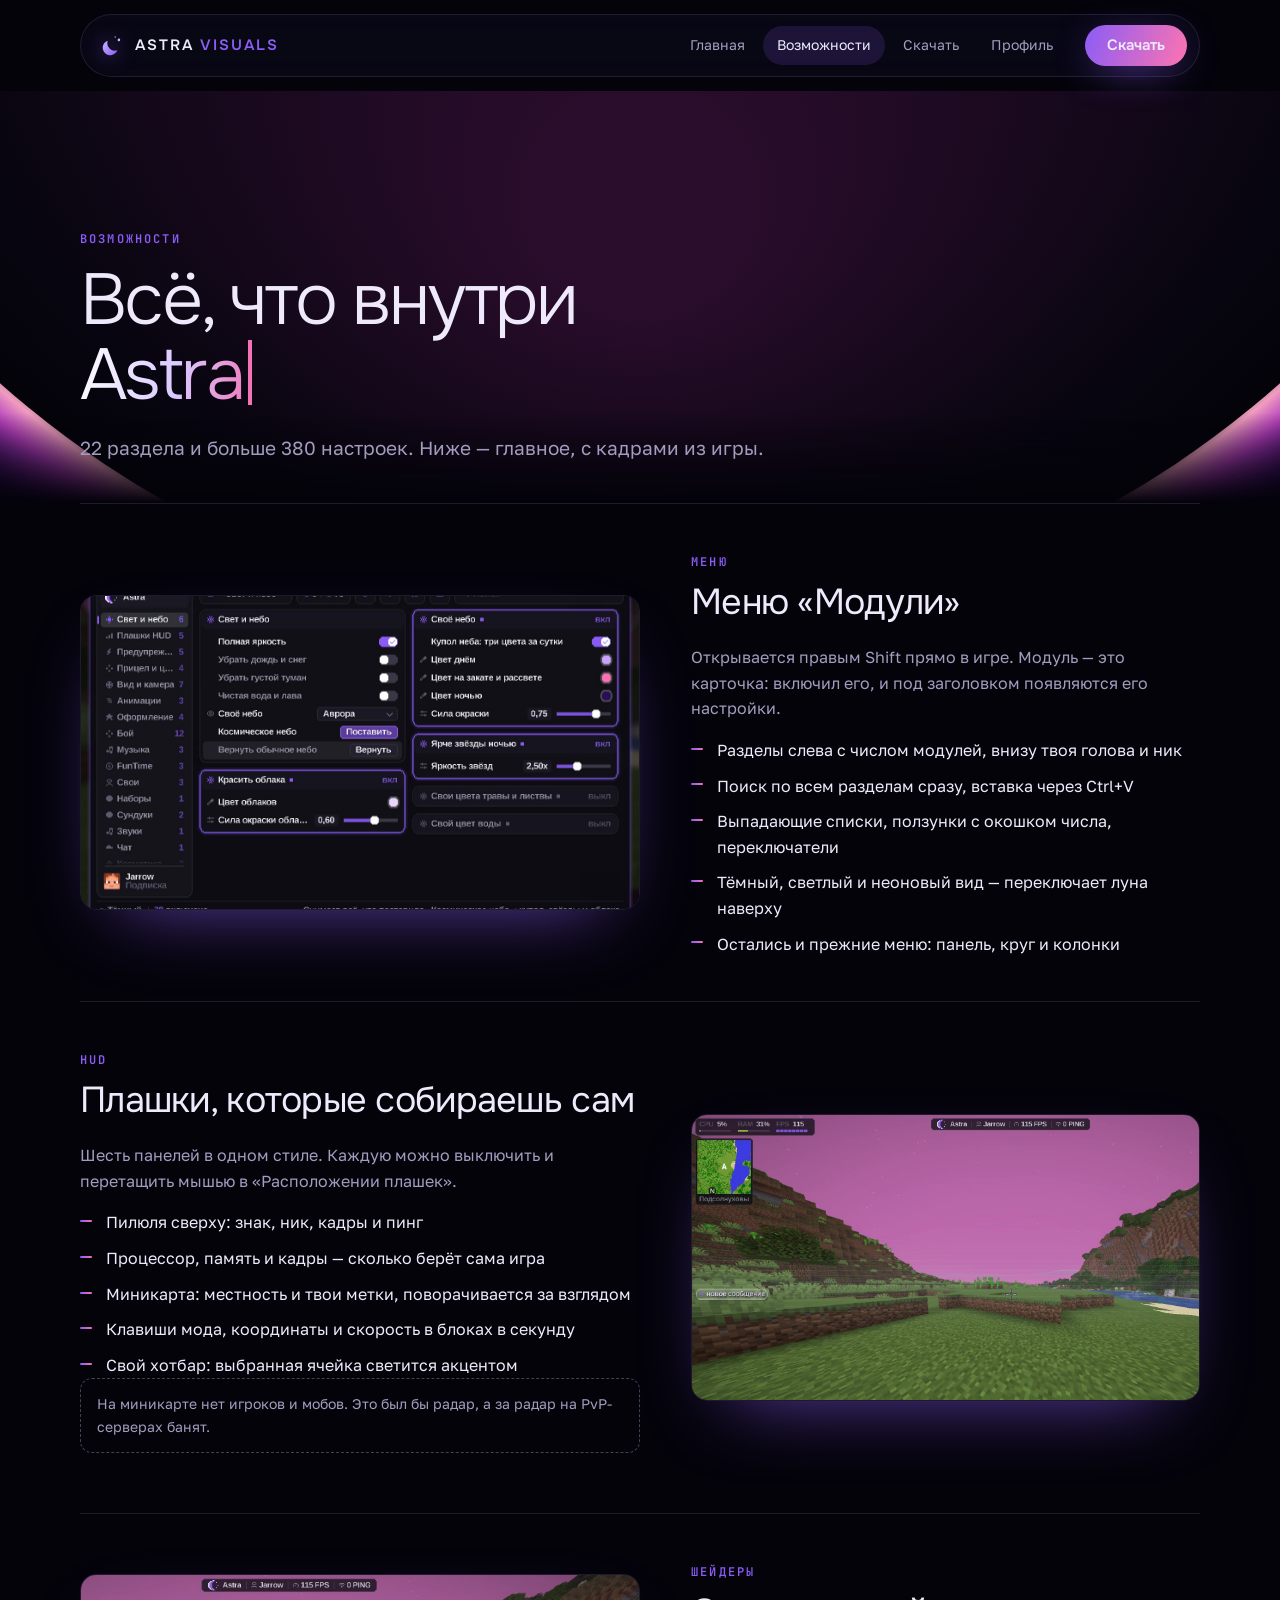
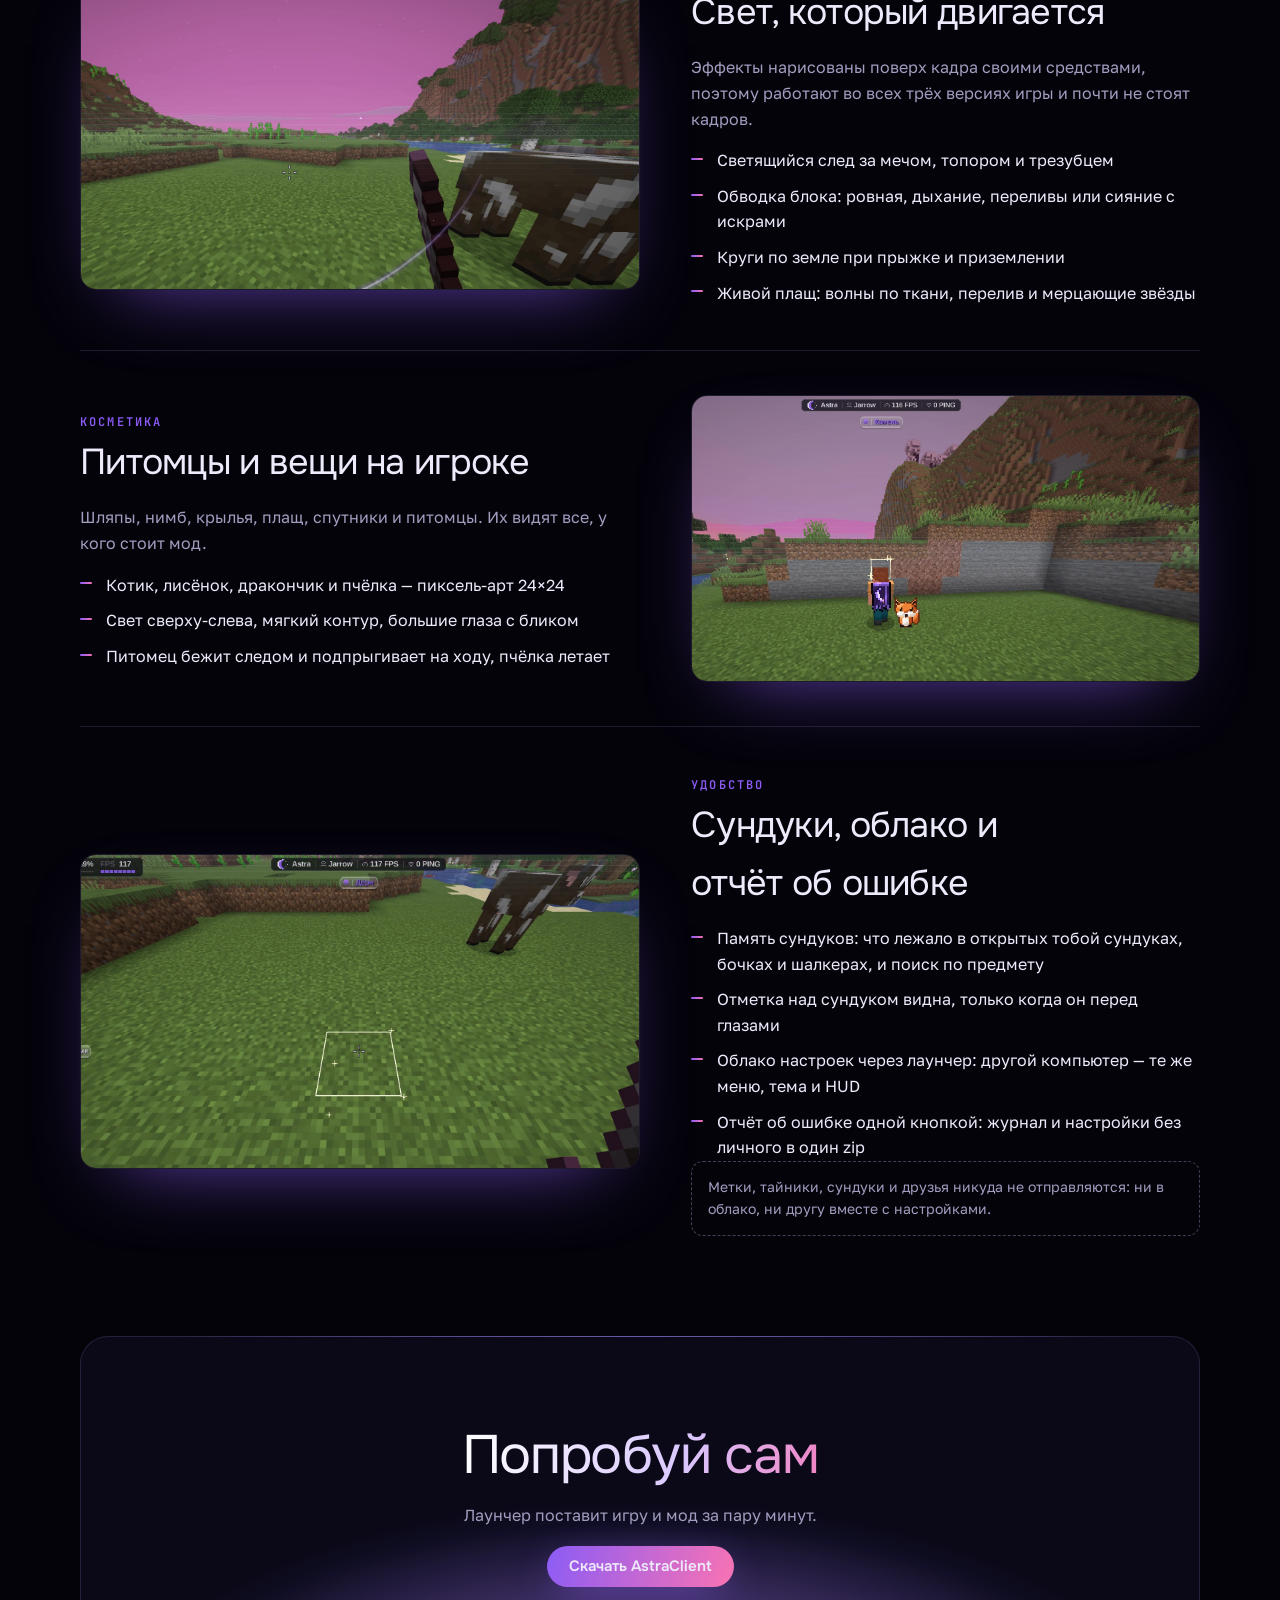
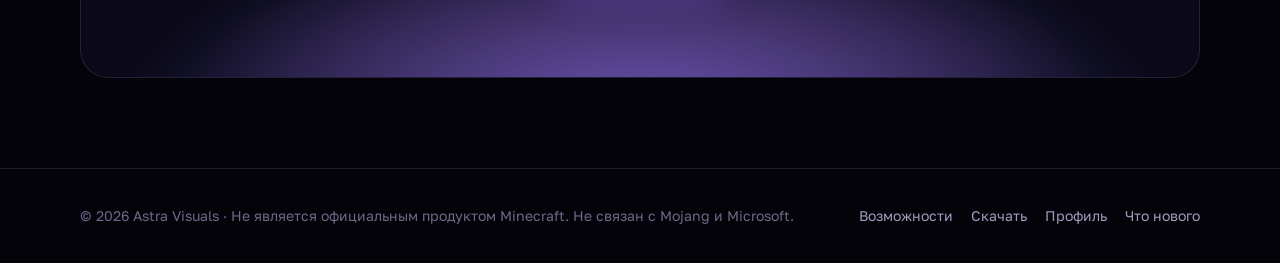
<file: features.html>
<!doctype html>
<html lang="ru">
<head>
<meta charset="utf-8">
<meta name="viewport" content="width=device-width, initial-scale=1, viewport-fit=cover">
<title>Возможности — Astra Visuals</title>
<meta name="description" content="Что умеет Astra Visuals 2.0: меню «Модули», HUD, шейдеры, бой, небо, косметика, память сундуков и облако настроек.">
<meta property="og:title" content="Возможности — Astra Visuals">
<meta property="og:description" content="Что умеет Astra Visuals 2.0: меню «Модули», HUD, шейдеры, бой, небо, косметика, память сундуков и облако настроек.">
<link rel="icon" href="v2/moon.svg" type="image/svg+xml">
<link rel="preconnect" href="https://fonts.googleapis.com">
<link rel="preconnect" href="https://fonts.gstatic.com" crossorigin>
<link rel="stylesheet" href="https://fonts.googleapis.com/css2?family=Golos+Text:wght@400;500;600&amp;family=JetBrains+Mono:wght@400;500;600&amp;family=Onest:wght@300;400;500;600&amp;display=swap">
<link rel="stylesheet" href="v2/site.css">
</head>
<body>
<header class="nav"><div class="wrap"><div class="nav-in">
<a class="brand" href="index.html"><svg viewBox="0 0 32 32" aria-hidden="true"><defs><linearGradient id="mg" x1="0" y1="0" x2="1" y2="1"><stop offset="0" stop-color="#c9b6ff"/><stop offset="1" stop-color="#8b5cf6"/></linearGradient></defs><path d="M22.5 21.2A9.2 9.2 0 0 1 10.8 9.5a9.2 9.2 0 1 0 11.7 11.7Z" fill="url(#mg)"/><circle cx="24.5" cy="8.5" r="1.6" fill="#c9b6ff"/><circle cx="20" cy="5" r="1" fill="#c9b6ff" opacity=".7"/></svg><span>ASTRA <b>VISUALS</b></span></a>
<nav class="nav-links" aria-label="Разделы"><a href="index.html">Главная</a><a href="features.html" aria-current="page">Возможности</a><a href="download.html">Скачать</a><a href="profile.html">Профиль</a></nav>
<a class="btn btn-main" href="download.html">Скачать</a>
</div></div></header>
<main>
<section class="hero" style="padding-bottom:0">
<canvas class="eclipse" data-mode="page" aria-hidden="true"></canvas>
<div class="wrap page-head">
<span class="kicker reveal">Возможности</span>
<h1 data-type="Всё, что внутри|Astra Visuals 2.0">Всё, что внутри<br>Astra Visuals 2.0</h1>
<p class="lead reveal" data-delay="200">22 раздела и больше 380 настроек. Ниже — главное, с кадрами из игры.</p>
</div>
</section>

<section class="wrap" style="padding-bottom:40px">
<article class="feature reveal">
<div class="feature-img"><img src="v2/shots/menu.jpg" alt="Меню «Модули»" loading="lazy"></div>
<div>
<span class="kicker">Меню</span>
<h2>Меню «Модули»</h2>
<p>Открывается правым Shift прямо в игре. Модуль — это карточка: включил его, и под заголовком появляются его настройки.</p>
<ul class="ticks">
<li>Разделы слева с числом модулей, внизу твоя голова и ник</li>
<li>Поиск по всем разделам сразу, вставка через Ctrl+V</li>
<li>Выпадающие списки, ползунки с окошком числа, переключатели</li>
<li>Тёмный, светлый и неоновый вид — переключает луна наверху</li>
<li>Остались и прежние меню: панель, круг и колонки</li>
</ul>
</div>
</article>

<article class="feature reveal">
<div class="feature-img"><img src="v2/shots/hud.jpg" alt="HUD «Модули» с миникартой" loading="lazy"></div>
<div>
<span class="kicker">HUD</span>
<h2>Плашки, которые собираешь сам</h2>
<p>Шесть панелей в одном стиле. Каждую можно выключить и перетащить мышью в «Расположении плашек».</p>
<ul class="ticks">
<li>Пилюля сверху: знак, ник, кадры и пинг</li>
<li>Процессор, память и кадры — сколько берёт сама игра</li>
<li>Миникарта: местность и твои метки, поворачивается за взглядом</li>
<li>Клавиши мода, координаты и скорость в блоках в секунду</li>
<li>Свой хотбар: выбранная ячейка светится акцентом</li>
</ul>
<p class="note">На миникарте нет игроков и мобов. Это был бы радар, а за радар на PvP-серверах банят.</p>
</div>
</article>

<article class="feature reveal">
<div class="feature-img"><img src="v2/shots/trail.jpg" alt="След за мечом" loading="lazy"></div>
<div>
<span class="kicker">Шейдеры</span>
<h2>Свет, который двигается</h2>
<p>Эффекты нарисованы поверх кадра своими средствами, поэтому работают во всех трёх версиях игры и почти не стоят кадров.</p>
<ul class="ticks">
<li>Светящийся след за мечом, топором и трезубцем</li>
<li>Обводка блока: ровная, дыхание, переливы или сияние с искрами</li>
<li>Круги по земле при прыжке и приземлении</li>
<li>Живой плащ: волны по ткани, перелив и мерцающие звёзды</li>
</ul>
</div>
</article>

<article class="feature reveal">
<div class="feature-img"><img src="v2/shots/pet.jpg" alt="Питомец и плащ" loading="lazy"></div>
<div>
<span class="kicker">Косметика</span>
<h2>Питомцы и вещи на игроке</h2>
<p>Шляпы, нимб, крылья, плащ, спутники и питомцы. Их видят все, у кого стоит мод.</p>
<ul class="ticks">
<li>Котик, лисёнок, дракончик и пчёлка — пиксель-арт 24×24</li>
<li>Свет сверху-слева, мягкий контур, большие глаза с бликом</li>
<li>Питомец бежит следом и подпрыгивает на ходу, пчёлка летает</li>
</ul>
</div>
</article>

<article class="feature reveal">
<div class="feature-img"><img src="v2/shots/outline.jpg" alt="Обводка блока" loading="lazy"></div>
<div>
<span class="kicker">Удобство</span>
<h2>Сундуки, облако и отчёт об ошибке</h2>
<ul class="ticks">
<li>Память сундуков: что лежало в открытых тобой сундуках, бочках и шалкерах, и поиск по предмету</li>
<li>Отметка над сундуком видна, только когда он перед глазами</li>
<li>Облако настроек через лаунчер: другой компьютер — те же меню, тема и HUD</li>
<li>Отчёт об ошибке одной кнопкой: журнал и настройки без личного в один zip</li>
</ul>
<p class="note">Метки, тайники, сундуки и друзья никуда не отправляются: ни в облако, ни другу вместе с настройками.</p>
</div>
</article>
</section>

<section class="wrap" style="padding-bottom:90px">
<div class="cta reveal">
<h2 class="h2"><span class="shine">Попробуй сам</span></h2>
<p>Лаунчер поставит игру и мод за пару минут.</p>
<a class="btn btn-main" href="download.html">Скачать AstraClient</a>
</div>
</section>
</main>
<footer><div class="wrap foot">
<div>© 2026 Astra Visuals · Не является официальным продуктом Minecraft. Не связан с Mojang и Microsoft.</div>
<nav aria-label="Внизу"><a href="features.html">Возможности</a><a href="download.html">Скачать</a><a href="profile.html">Профиль</a><a href="changes/">Что нового</a></nav>
</div></footer>
<script src="v2/site.js"></script>
</body>
</html>
</file>
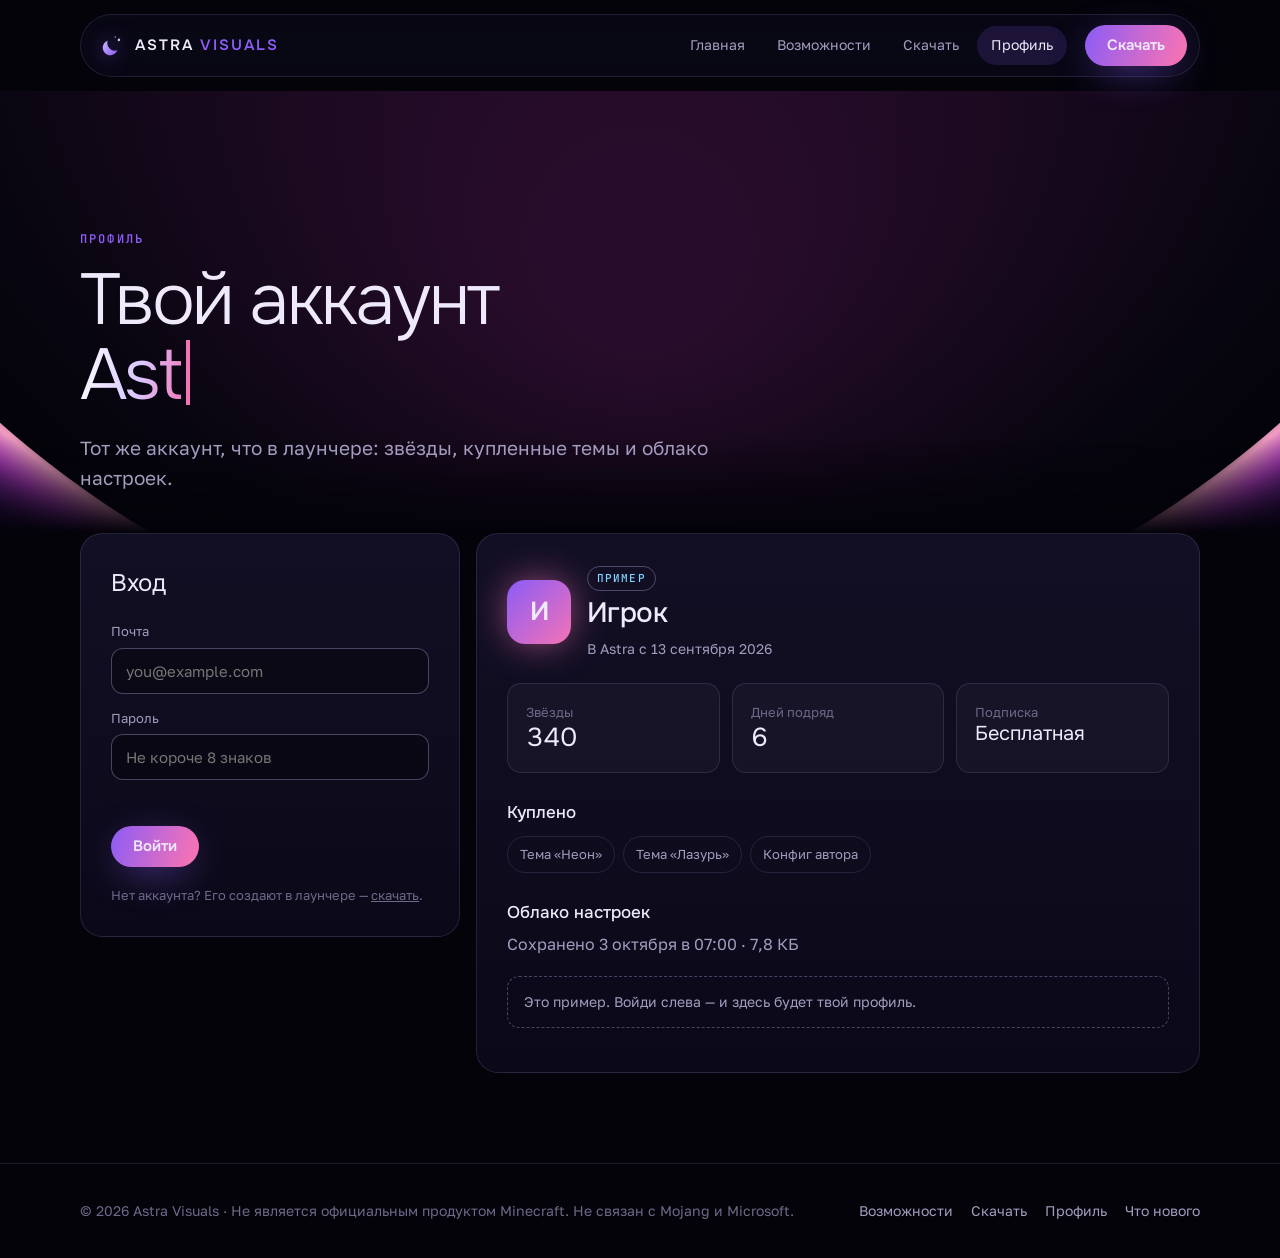
<file: profile.html>
<!doctype html>
<html lang="ru">
<head>
<meta charset="utf-8">
<meta name="viewport" content="width=device-width, initial-scale=1, viewport-fit=cover">
<title>Профиль — Astra Visuals</title>
<meta name="description" content="Профиль Astra: звёзды, купленные темы, подписка и облако настроек.">
<meta property="og:title" content="Профиль — Astra Visuals">
<meta property="og:description" content="Профиль Astra: звёзды, купленные темы, подписка и облако настроек.">
<link rel="icon" href="v2/moon.svg" type="image/svg+xml">
<link rel="preconnect" href="https://fonts.googleapis.com">
<link rel="preconnect" href="https://fonts.gstatic.com" crossorigin>
<link rel="stylesheet" href="https://fonts.googleapis.com/css2?family=Golos+Text:wght@400;500;600&amp;family=JetBrains+Mono:wght@400;500;600&amp;family=Onest:wght@300;400;500;600&amp;display=swap">
<link rel="stylesheet" href="v2/site.css">
</head>
<body>
<header class="nav"><div class="wrap"><div class="nav-in">
<a class="brand" href="index.html"><svg viewBox="0 0 32 32" aria-hidden="true"><defs><linearGradient id="mg" x1="0" y1="0" x2="1" y2="1"><stop offset="0" stop-color="#c9b6ff"/><stop offset="1" stop-color="#8b5cf6"/></linearGradient></defs><path d="M22.5 21.2A9.2 9.2 0 0 1 10.8 9.5a9.2 9.2 0 1 0 11.7 11.7Z" fill="url(#mg)"/><circle cx="24.5" cy="8.5" r="1.6" fill="#c9b6ff"/><circle cx="20" cy="5" r="1" fill="#c9b6ff" opacity=".7"/></svg><span>ASTRA <b>VISUALS</b></span></a>
<nav class="nav-links" aria-label="Разделы"><a href="index.html">Главная</a><a href="features.html">Возможности</a><a href="download.html">Скачать</a><a href="profile.html" aria-current="page">Профиль</a></nav>
<a class="btn btn-main" href="download.html">Скачать</a>
</div></div></header>
<main>
<section class="hero" style="padding-bottom:0">
<canvas class="eclipse" data-mode="page" aria-hidden="true"></canvas>
<div class="wrap page-head">
<span class="kicker reveal">Профиль</span>
<h1 data-type="Твой аккаунт|Astra">Твой аккаунт<br>Astra</h1>
<p class="lead reveal" data-delay="200">Тот же аккаунт, что в лаунчере: звёзды, купленные темы и облако настроек.</p>
</div>
</section>

<section class="wrap" style="padding-bottom:90px">
<div class="profile">
<form class="panel reveal" id="login" autocomplete="on" novalidate>
<h2 style="font-size:24px;margin-bottom:18px">Вход</h2>
<div class="field"><label for="email">Почта</label><input id="email" type="email" autocomplete="email" placeholder="you@example.com" required></div>
<div class="field"><label for="pass">Пароль</label><input id="pass" type="password" autocomplete="current-password" placeholder="Не короче 8 знаков" required></div>
<p class="msg" id="msg" role="status"></p>
<button class="btn btn-main" type="submit" id="go">Войти</button>
<p style="color:var(--dim);font-size:13px;margin:18px 0 0">Нет аккаунта? Его создают в лаунчере — <a href="download.html">скачать</a>.</p>
<button class="btn" type="button" id="out" hidden style="margin-top:14px">Выйти</button>
</form>

<div class="panel reveal" data-delay="120" id="card">
<div class="who">
<div class="avatar" id="av">И</div>
<div>
<span class="badge" id="state">пример</span>
<h2 id="nick">Игрок</h2>
<p id="since">В Astra с 13 сентября 2026</p>
</div>
</div>
<div class="tiles">
<div class="tile"><span>Звёзды</span><strong id="stars">340</strong></div>
<div class="tile"><span>Дней подряд</span><strong id="streak">6</strong></div>
<div class="tile"><span>Подписка</span><strong id="sub" style="font-size:20px">Бесплатная</strong></div>
</div>
<h3 style="font-weight:500;font-size:17px;margin-top:26px">Куплено</h3>
<div class="chips" id="owned"><span class="chip">Тема «Неон»</span><span class="chip">Тема «Лазурь»</span><span class="chip">Конфиг автора</span></div>
<h3 style="font-weight:500;font-size:17px;margin-top:26px">Облако настроек</h3>
<p style="color:var(--muted);margin:6px 0 0" id="cloud">Сохранено 3 октября в 07:00 · 7,8 КБ</p>
<p class="note" id="hint">Это пример. Войди слева — и здесь будет твой профиль.</p>
</div>
</div>
</section>
</main>
<script>
/* Профиль: вход тем же аккаунтом, что и в лаунчере. Токен — только в этом браузере. */
(function () {
  var API = 'https://astra-client.astravisuals.workers.dev/web';
  var $ = function (id) { return document.getElementById(id); };
  function load(k) { try { return localStorage.getItem(k); } catch (e) { return null; } }
  function save(k, v) { try { v === null ? localStorage.removeItem(k) : localStorage.setItem(k, v); } catch (e) {} }
  function post(path, body) {
    return fetch(API + path, { method: 'POST', headers: { 'content-type': 'application/json' }, body: JSON.stringify(body) })
      .then(function (r) { return r.json().then(function (j) { j.status = r.status; return j; }); });
  }
  function when(ms) {
    var d = new Date(ms);
    return d.toLocaleDateString('ru-RU', { day: 'numeric', month: 'long' }) + ' в ' + d.toLocaleTimeString('ru-RU', { hour: '2-digit', minute: '2-digit' });
  }
  function show(p) {
    $('state').textContent = 'вы вошли';
    $('nick').textContent = p.nick;
    $('av').textContent = (p.nick || '?').charAt(0).toUpperCase();
    $('since').textContent = 'В Astra с ' + p.since + ' · ' + p.email;
    $('stars').textContent = p.stars;
    $('streak').textContent = p.streak;
    $('sub').textContent = p.sub;
    var o = $('owned'); o.innerHTML = '';
    (p.owned.length ? p.owned : ['Пока ничего — звёзды тратятся в лаунчере']).forEach(function (n) {
      var s = document.createElement('span'); s.className = 'chip'; s.textContent = n; o.appendChild(s);
    });
    $('cloud').textContent = p.cloudAt ? 'Сохранено ' + when(p.cloudAt) + ' · ' + (p.cloudBytes / 1024).toFixed(1).replace('.', ',') + ' КБ'
      : 'Пусто: настройки уедут в облако после первой игры через лаунчер 2.0';
    $('hint').hidden = true;
    $('out').hidden = false;
  }
  function me(token) {
    return post('/me', { token: token }).then(function (r) {
      if (r.ok) show(r); else if (r.status === 401) save('astra_token', null);
      return r;
    });
  }
  var t = load('astra_token');
  if (t) me(t).catch(function () {});
  $('login').addEventListener('submit', function (e) {
    e.preventDefault();
    var email = $('email').value.trim(), pass = $('pass').value;
    if (!email || pass.length < 8) { $('msg').textContent = 'Введи почту и пароль от аккаунта Astra (не короче 8 знаков).'; return; }
    $('go').disabled = true; $('msg').textContent = '';
    post('/login', { email: email, password: pass }).then(function (r) {
      $('go').disabled = false;
      if (!r.ok) { $('msg').textContent = r.error || 'Не получилось войти'; return; }
      save('astra_token', r.token); $('pass').value = '';
      return me(r.token);
    }).catch(function () {
      $('go').disabled = false;
      $('msg').textContent = 'Сервер не ответил. Проверь интернет и попробуй ещё раз.';
    });
  });
  $('out').addEventListener('click', function () {
    var tk = load('astra_token'); save('astra_token', null);
    if (tk) post('/logout', { token: tk }).catch(function () {});
    location.reload();
  });
})();
</script>
<footer><div class="wrap foot">
<div>© 2026 Astra Visuals · Не является официальным продуктом Minecraft. Не связан с Mojang и Microsoft.</div>
<nav aria-label="Внизу"><a href="features.html">Возможности</a><a href="download.html">Скачать</a><a href="profile.html">Профиль</a><a href="changes/">Что нового</a></nav>
</div></footer>
<script src="v2/site.js"></script>
</body>
</html>
</file>
<file: v2/site.css>
/* Astra Visuals — сайт релиза 2.0.
   Образ: «затмение» — чёрный космос, огромная планета с розово-фиолетовым
   ободком сверху и синий горизонт снизу.
   Один тёмный мир сознательно: сайт про космос, светлой версии у него нет. */
:root {
  /* layout: узкая колонка 1160px, герой во всю ширину с холстом-затмением, разделы — полосами */
  --void: #04030a;
  --ink: #0b0918;
  --ink-2: #120f24;
  --line: rgba(190, 170, 255, .14);
  --line-hi: rgba(210, 190, 255, .32);
  --text: #eeeafb;
  --muted: #a39cbf;
  --dim: #6f6888;
  --violet: #8b5cf6;
  --pink: #f472b6;
  --blue: #4f6bff;
  --cyan: #7fd4ff;
  --display: "Onest", "Segoe UI", system-ui, sans-serif;
  --body: "Golos Text", "Segoe UI", system-ui, sans-serif;
  --mono: "JetBrains Mono", ui-monospace, Consolas, monospace;
  --r: 18px;
  --wrap: 1160px;
  color-scheme: dark;
}

* { box-sizing: border-box; }
[hidden] { display: none !important; }
html { scroll-behavior: smooth; }
body {
  margin: 0;
  background: var(--void);
  color: var(--text);
  font: 16px/1.6 var(--body);
  -webkit-font-smoothing: antialiased;
  overflow-x: hidden;
}
img { max-width: 100%; display: block; }
a { color: inherit; }
::selection { background: rgba(139, 92, 246, .45); }
:focus-visible { outline: 2px solid var(--cyan); outline-offset: 3px; border-radius: 8px; }

.wrap { width: 100%; max-width: var(--wrap); margin-inline: auto; padding-inline: 20px; }

/* ---------------- навигация: стеклянная пилюля ---------------- */
.nav {
  position: sticky; top: env(safe-area-inset-top, 0px); z-index: 50;
  padding-block: 14px;
}
.nav-in {
  display: flex; align-items: center; gap: 18px; flex-wrap: wrap;
  padding: 10px 12px 10px 18px;
  border: 1px solid var(--line);
  border-radius: 999px;
  background: rgba(12, 10, 26, .62);
  backdrop-filter: blur(16px) saturate(140%);
  -webkit-backdrop-filter: blur(16px) saturate(140%);
}
.brand { display: flex; align-items: center; gap: 10px; text-decoration: none; font: 600 15px/1 var(--display); letter-spacing: .14em; }
.brand b { font-weight: 600; color: var(--violet); }
.brand svg { width: 26px; height: 26px; filter: drop-shadow(0 0 10px rgba(139, 92, 246, .7)); }
.nav-links { display: flex; gap: 4px; margin-left: auto; flex-wrap: wrap; }
.nav-links a {
  text-decoration: none; color: var(--muted); font-size: 14px;
  padding: 8px 14px; border-radius: 999px; transition: color .2s, background .2s;
}
.nav-links a:hover { color: var(--text); background: rgba(255, 255, 255, .05); }
.nav-links a[aria-current="page"] { color: var(--text); background: rgba(139, 92, 246, .16); }

/* ---------------- кнопки ---------------- */
.btn {
  --g: var(--violet);
  position: relative; display: inline-flex; align-items: center; gap: 10px;
  padding: 13px 22px; border-radius: 999px;
  font: 600 15px/1 var(--display); text-decoration: none; cursor: pointer;
  border: 1px solid var(--line-hi); color: var(--text);
  background: rgba(255, 255, 255, .04);
  transition: transform .2s, box-shadow .3s, border-color .3s, background .3s;
}
.btn:hover { transform: translateY(-1px); border-color: rgba(255, 255, 255, .5); box-shadow: 0 0 32px -6px var(--g); }
.btn-main {
  border: 0;
  background: linear-gradient(110deg, var(--violet), var(--pink), var(--blue), var(--violet));
  background-size: 300% 100%;
  animation: flow 8s linear infinite;
  box-shadow: 0 10px 40px -12px rgba(139, 92, 246, .9);
}
.btn-main:hover { box-shadow: 0 0 46px -4px rgba(244, 114, 182, .8); }
.btn .dot { width: 22px; height: 22px; border-radius: 50%; background: rgba(255, 255, 255, .18); display: grid; place-items: center; }
@keyframes flow { to { background-position: 300% 0; } }

/* ---------------- живой текст-градиент ---------------- */
.shine {
  background: linear-gradient(100deg, #fff 0%, #d9c8ff 25%, var(--pink) 45%, var(--cyan) 65%, #fff 85%);
  background-size: 250% 100%;
  -webkit-background-clip: text; background-clip: text; color: transparent;
  animation: flow 10s linear infinite;
}

/* ---------------- герой: холст-затмение ---------------- */
.hero { position: relative; isolation: isolate; overflow: hidden; padding-block: 40px 0; }
.hero canvas.eclipse { position: absolute; inset: 0; width: 100%; height: 100%; z-index: -1;
  -webkit-mask-image: linear-gradient(to bottom, #000 78%, transparent); mask-image: linear-gradient(to bottom, #000 78%, transparent); }
.hero-text { text-align: center; padding-top: clamp(40px, 9vw, 120px); display: grid; justify-items: center; gap: 22px; }
.eyebrow {
  display: inline-flex; align-items: center; gap: 10px;
  padding: 7px 14px 7px 8px; border-radius: 999px;
  border: 1px solid var(--line); background: rgba(255, 255, 255, .04);
  font: 500 13px/1 var(--mono); color: var(--muted); letter-spacing: .04em;
}
.eyebrow b { padding: 5px 9px; border-radius: 999px; background: rgba(139, 92, 246, .25); color: #e6dcff; font-weight: 600; }
h1, h2, h3 { font-family: var(--display); text-wrap: balance; margin: 0; }
.hero h1 {
  font-weight: 300; letter-spacing: -.035em; line-height: 1.02;
  font-size: clamp(38px, 6.2vw, 84px); max-width: 20ch; min-height: 2.1em;
}
.hero h1 .caret { display: inline-block; width: .06em; height: .9em; margin-left: .06em; vertical-align: -.08em; background: var(--pink); animation: blink 1s steps(1) infinite; }
@keyframes blink { 50% { opacity: 0; } }
.lead { color: var(--muted); font-size: clamp(16px, 1.6vw, 19px); max-width: 58ch; margin: 0; }
.hero-cta { display: flex; gap: 12px; flex-wrap: wrap; justify-content: center; }

.stage { position: relative; margin-top: clamp(40px, 6vw, 80px); padding-bottom: clamp(60px, 9vw, 130px); }
.device {
  position: relative; max-width: 860px; margin-inline: auto;
  border-radius: 22px; padding: 10px;
  background: linear-gradient(160deg, rgba(255, 255, 255, .14), rgba(255, 255, 255, .03));
  border: 1px solid var(--line-hi);
  box-shadow: 0 40px 120px -30px rgba(79, 107, 255, .7), 0 0 80px -20px rgba(244, 114, 182, .5);
  will-change: transform;
}
.device img { border-radius: 14px; width: 100%; height: auto; aspect-ratio: 1300 / 860; object-fit: cover; }
.float {
  position: absolute; z-index: 2; min-width: 0;
  padding: 12px 14px; border-radius: 14px;
  border: 1px solid var(--line); background: rgba(10, 8, 22, .72);
  backdrop-filter: blur(12px); -webkit-backdrop-filter: blur(12px);
  font: 500 12px/1.4 var(--mono); color: var(--muted);
  will-change: transform;
}
.float b { color: var(--text); font-weight: 600; }
.float.left { left: 0; top: 18%; }
.float.right { right: 0; top: 48%; }
.meter { display: flex; gap: 14px; }
.meter span { display: grid; gap: 4px; }
.bar { height: 3px; width: 54px; border-radius: 2px; background: rgba(255, 255, 255, .12); overflow: hidden; }
.bar i { display: block; height: 100%; background: linear-gradient(90deg, var(--violet), var(--pink)); }
@media (max-width: 760px) { .float { display: none; } }

/* ---------------- разделы ---------------- */
section { position: relative; }
.band { padding-block: clamp(70px, 9vw, 120px); }
.kicker { font: 600 12px/1 var(--mono); letter-spacing: .18em; text-transform: uppercase; color: var(--violet); }
.h2 { font-weight: 400; letter-spacing: -.025em; line-height: 1.08; font-size: clamp(30px, 4.4vw, 54px); }
.head { display: grid; gap: 14px; max-width: 760px; margin-bottom: 44px; }
.head p { color: var(--muted); margin: 0; }

.stats { display: grid; grid-template-columns: repeat(4, minmax(0, 1fr)); gap: 1px; border: 1px solid var(--line); border-radius: var(--r); overflow: hidden; background: var(--line); }
.stats div { background: var(--ink); padding: 26px 22px; display: grid; gap: 6px; }
.stats strong { font: 300 clamp(32px, 4vw, 46px)/1 var(--display); letter-spacing: -.03em; font-variant-numeric: tabular-nums; }
.stats span { color: var(--muted); font-size: 14px; }
@media (max-width: 760px) { .stats { grid-template-columns: repeat(2, minmax(0, 1fr)); } }

/* карточки со свечением, которое идёт за мышью */
.cards { display: grid; grid-template-columns: repeat(3, minmax(0, 1fr)); gap: 16px; }
@media (max-width: 900px) { .cards { grid-template-columns: repeat(2, minmax(0, 1fr)); } }
@media (max-width: 600px) { .cards { grid-template-columns: 1fr; } }
.card {
  --mx: 50%; --my: 0%;
  position: relative; overflow: hidden; min-width: 0;
  padding: 26px; border-radius: var(--r);
  border: 1px solid var(--line);
  background: linear-gradient(180deg, var(--ink-2), var(--ink));
  transition: border-color .3s, transform .3s;
}
.card::before {
  content: ""; position: absolute; inset: 0; pointer-events: none; opacity: 0; transition: opacity .3s;
  background: radial-gradient(420px circle at var(--mx) var(--my), rgba(139, 92, 246, .28), rgba(244, 114, 182, .12) 35%, transparent 60%);
}
.card:hover { border-color: var(--line-hi); transform: translateY(-3px); }
.card:hover::before { opacity: 1; }
.card h3 { font-weight: 500; font-size: 21px; letter-spacing: -.01em; margin-block: 16px 8px; }
.card p { color: var(--muted); margin: 0; font-size: 15px; }
.ico { width: 42px; height: 42px; border-radius: 12px; display: grid; place-items: center; background: rgba(139, 92, 246, .14); border: 1px solid var(--line); }
.ico svg { width: 22px; height: 22px; stroke: #d8c9ff; fill: none; stroke-width: 1.7; stroke-linecap: round; stroke-linejoin: round; }
.tag { display: inline-block; margin-top: 14px; font: 500 12px/1 var(--mono); color: var(--cyan); }

/* галерея с параллаксом */
.gallery { display: grid; grid-template-columns: repeat(12, minmax(0, 1fr)); gap: 16px; align-items: start; }
.shot { margin: 0; border-radius: 16px; overflow: hidden; border: 1px solid var(--line); background: var(--ink); will-change: transform; }
.shot img { width: 100%; height: auto; aspect-ratio: 16 / 9; object-fit: cover; transition: transform .6s; }
.shot:hover img { transform: scale(1.04); }
.shot figcaption { padding: 12px 16px; font-size: 14px; color: var(--muted); }
.g1 { grid-column: span 7; } .g2 { grid-column: span 5; margin-top: 60px; }
.g3 { grid-column: span 5; } .g4 { grid-column: span 7; margin-top: 40px; }
@media (max-width: 760px) { .gallery > * { grid-column: 1 / -1 !important; margin-top: 0 !important; } }

/* шаги */
.steps { display: grid; grid-template-columns: repeat(3, minmax(0, 1fr)); gap: 16px; counter-reset: s; }
@media (max-width: 760px) { .steps { grid-template-columns: 1fr; } }
.step { padding: 26px; border-radius: var(--r); border: 1px solid var(--line); background: var(--ink); min-width: 0; }
.step::before { counter-increment: s; content: counter(s); display: grid; place-items: center; width: 34px; height: 34px; border-radius: 50%; border: 1px solid var(--line-hi); font: 500 14px/1 var(--mono); color: var(--violet); margin-bottom: 18px; }
.step h3 { font-weight: 500; font-size: 19px; margin-bottom: 8px; }
.step p { color: var(--muted); margin: 0; font-size: 15px; }

/* финальная полоса с ореолом */
.cta {
  position: relative; overflow: hidden; text-align: center; display: grid; justify-items: center; gap: 18px;
  padding: clamp(50px, 7vw, 90px) 24px; border-radius: 28px; border: 1px solid var(--line);
  background: radial-gradient(80% 120% at 50% 120%, rgba(79, 107, 255, .55), transparent 60%),
              radial-gradient(60% 80% at 50% 110%, rgba(244, 114, 182, .45), transparent 70%), var(--ink);
}
.cta p { color: var(--muted); margin: 0; max-width: 52ch; }

footer { border-top: 1px solid var(--line); padding-block: 36px; color: var(--dim); font-size: 14px; }
.foot { display: flex; gap: 24px; flex-wrap: wrap; justify-content: space-between; align-items: center; }
.foot nav { display: flex; gap: 18px; flex-wrap: wrap; }
.foot a { text-decoration: none; color: var(--muted); }
.foot a:hover { color: var(--text); }

/* ---------------- страницы: возможности ---------------- */
.page-head { padding-block: clamp(60px, 8vw, 110px) 40px; display: grid; gap: 18px; }
.page-head h1 { font-weight: 300; font-size: clamp(38px, 6vw, 72px); letter-spacing: -.035em; line-height: 1.04; }
.feature { display: grid; grid-template-columns: minmax(0, 1.1fr) minmax(0, 1fr); gap: clamp(24px, 4vw, 56px); align-items: center; padding-block: 44px; border-top: 1px solid var(--line); }
.feature:nth-of-type(even) .feature-img { order: 2; }
@media (max-width: 860px) { .feature { grid-template-columns: 1fr; } .feature:nth-of-type(even) .feature-img { order: 0; } }
.feature-img { border-radius: 16px; overflow: hidden; border: 1px solid var(--line); box-shadow: 0 30px 80px -40px rgba(139, 92, 246, .8); }
.feature-img img { width: 100%; height: auto; aspect-ratio: 16 / 9; object-fit: cover; }
.feature h2 { font-weight: 400; font-size: clamp(26px, 3vw, 36px); letter-spacing: -.02em; margin-bottom: 14px; }
.feature p { color: var(--muted); margin: 0 0 16px; }
.ticks { list-style: none; padding: 0; margin: 0; display: grid; gap: 10px; }
.ticks li { position: relative; padding-left: 26px; }
.ticks li::before { content: ""; position: absolute; left: 0; top: .62em; width: 12px; height: 2px; border-radius: 2px; background: linear-gradient(90deg, var(--violet), var(--pink)); }
.note { margin-top: 18px; padding: 14px 16px; border-radius: 12px; border: 1px dashed var(--line-hi); color: var(--muted); font-size: 14px; }

/* ---------------- скачать ---------------- */
.dl { display: grid; grid-template-columns: minmax(0, 1.3fr) minmax(0, 1fr); gap: 16px; }
@media (max-width: 860px) { .dl { grid-template-columns: 1fr; } }
.panel { padding: 30px; border-radius: 22px; border: 1px solid var(--line); background: linear-gradient(180deg, var(--ink-2), var(--ink)); min-width: 0; }
.panel h2 { font-weight: 400; font-size: 30px; letter-spacing: -.02em; }
.facts { display: grid; grid-template-columns: max-content minmax(0, 1fr); gap: 10px 22px; margin: 22px 0; font-size: 15px; }
.facts dt { color: var(--dim); }
.facts dd { margin: 0; font-variant-numeric: tabular-nums; }
.hash { display: flex; gap: 8px; align-items: center; min-width: 0; }
.hash code { font: 12px/1.4 var(--mono); color: var(--muted); overflow-wrap: anywhere; padding: 10px 12px; border-radius: 10px; background: rgba(255, 255, 255, .04); border: 1px solid var(--line); flex: 1; min-width: 0; }
.copy { flex: none; padding: 10px 12px; border-radius: 10px; border: 1px solid var(--line-hi); background: transparent; color: var(--text); font: 500 13px/1 var(--body); cursor: pointer; }
.copy:hover { background: rgba(255, 255, 255, .06); }
.table-wrap { overflow-x: auto; border: 1px solid var(--line); border-radius: 16px; }
table { width: 100%; border-collapse: collapse; font-size: 15px; min-width: 520px; }
th, td { text-align: left; padding: 14px 18px; border-bottom: 1px solid var(--line); }
th { color: var(--dim); font: 500 12px/1 var(--mono); letter-spacing: .12em; text-transform: uppercase; }
tr:last-child td { border-bottom: 0; }
td.mono { font-family: var(--mono); font-size: 13px; color: var(--muted); }
.ok { color: #8ef0b8; }

/* ---------------- профиль ---------------- */
.profile { display: grid; grid-template-columns: minmax(0, 380px) minmax(0, 1fr); gap: 16px; align-items: start; }
@media (max-width: 860px) { .profile { grid-template-columns: 1fr; } }
.field { display: grid; gap: 6px; margin-bottom: 14px; }
.field label { font-size: 13px; color: var(--muted); }
.field input { width: 100%; padding: 13px 14px; border-radius: 12px; border: 1px solid var(--line-hi); background: rgba(0, 0, 0, .3); color: var(--text); font: 15px var(--body); }
.field input:focus { outline: none; border-color: var(--violet); box-shadow: 0 0 0 3px rgba(139, 92, 246, .25); }
.msg { min-height: 1.4em; font-size: 14px; color: #ff9db8; margin: 0 0 12px; }
.who { display: flex; gap: 16px; align-items: center; }
.avatar { width: 64px; height: 64px; border-radius: 18px; display: grid; place-items: center; font: 600 26px/1 var(--display); background: linear-gradient(135deg, var(--violet), var(--pink)); box-shadow: 0 0 40px -8px var(--pink); }
.who h2 { font-size: 28px; font-weight: 500; }
.who p { margin: 2px 0 0; color: var(--muted); font-size: 14px; }
.badge { display: inline-block; font: 500 11px/1 var(--mono); letter-spacing: .1em; text-transform: uppercase; padding: 6px 9px; border-radius: 999px; border: 1px solid var(--line-hi); color: var(--cyan); }
.tiles { display: grid; grid-template-columns: repeat(3, minmax(0, 1fr)); gap: 12px; margin-top: 22px; }
@media (max-width: 600px) { .tiles { grid-template-columns: 1fr; } }
.tile { padding: 18px; border-radius: 14px; border: 1px solid var(--line); background: rgba(255, 255, 255, .03); }
.tile span { display: block; font-size: 13px; color: var(--dim); }
.tile strong { font: 400 26px/1.2 var(--display); font-variant-numeric: tabular-nums; }
.chips { display: flex; flex-wrap: wrap; gap: 8px; margin-top: 10px; }
.chip { padding: 7px 12px; border-radius: 999px; border: 1px solid var(--line); font-size: 13px; color: var(--muted); }

/* ---------------- появление при прокрутке ---------------- */
.js .reveal { opacity: 0; transform: translateY(28px); transition: opacity .8s cubic-bezier(.2, .7, .2, 1), transform .8s cubic-bezier(.2, .7, .2, 1); }
.js .reveal.in { opacity: 1; transform: none; }
@media (prefers-reduced-motion: reduce) {
  *, *::before, *::after { animation: none !important; transition: none !important; }
  .js .reveal { opacity: 1; transform: none; }
}

/* телефон: навигация в одну прокручиваемую строку, кнопка «Скачать» уходит в меню */
@media (max-width: 700px) {
  .nav-in { border-radius: 22px; gap: 10px; }
  .nav-in > .btn { display: none; }
  .nav-links { order: 3; width: 100%; margin-left: 0; flex-wrap: nowrap; overflow-x: auto; scrollbar-width: none; }
  .nav-links::-webkit-scrollbar { display: none; }
  .nav-links a { white-space: nowrap; }
}
</file>
